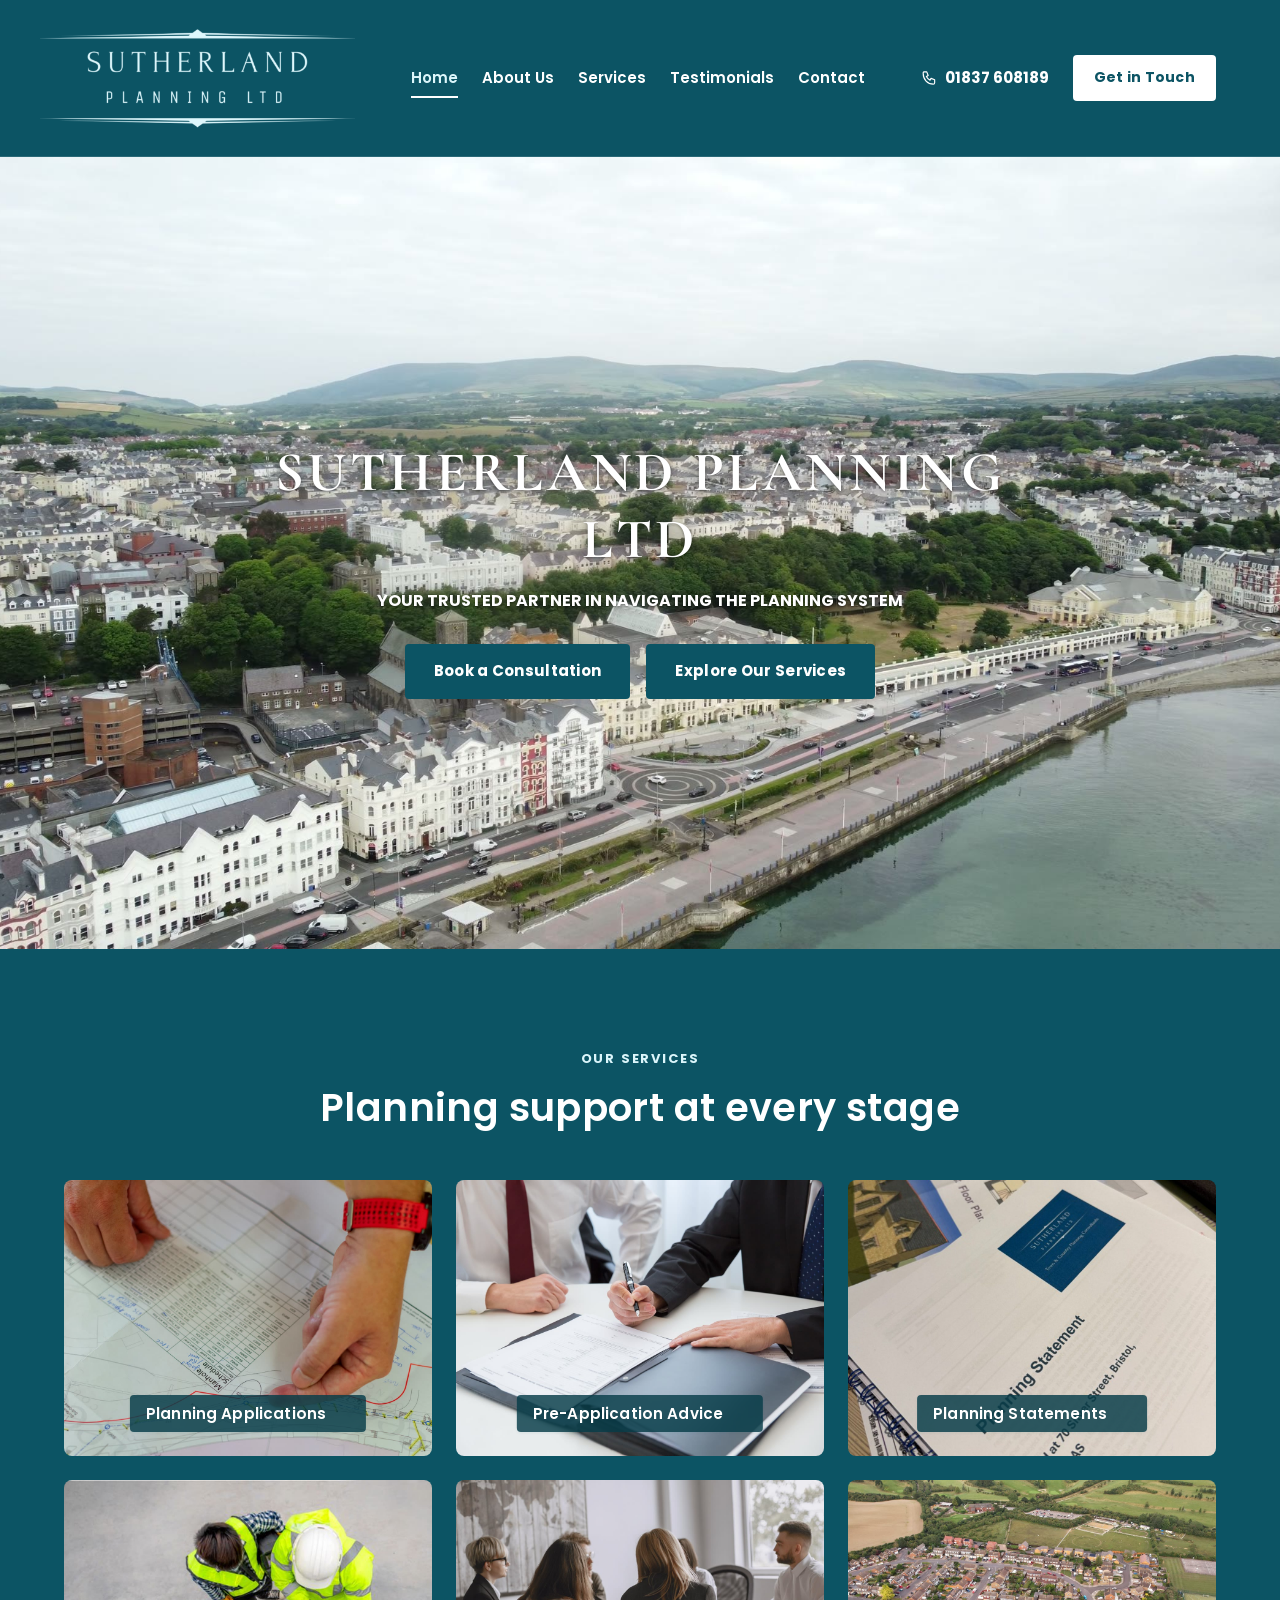
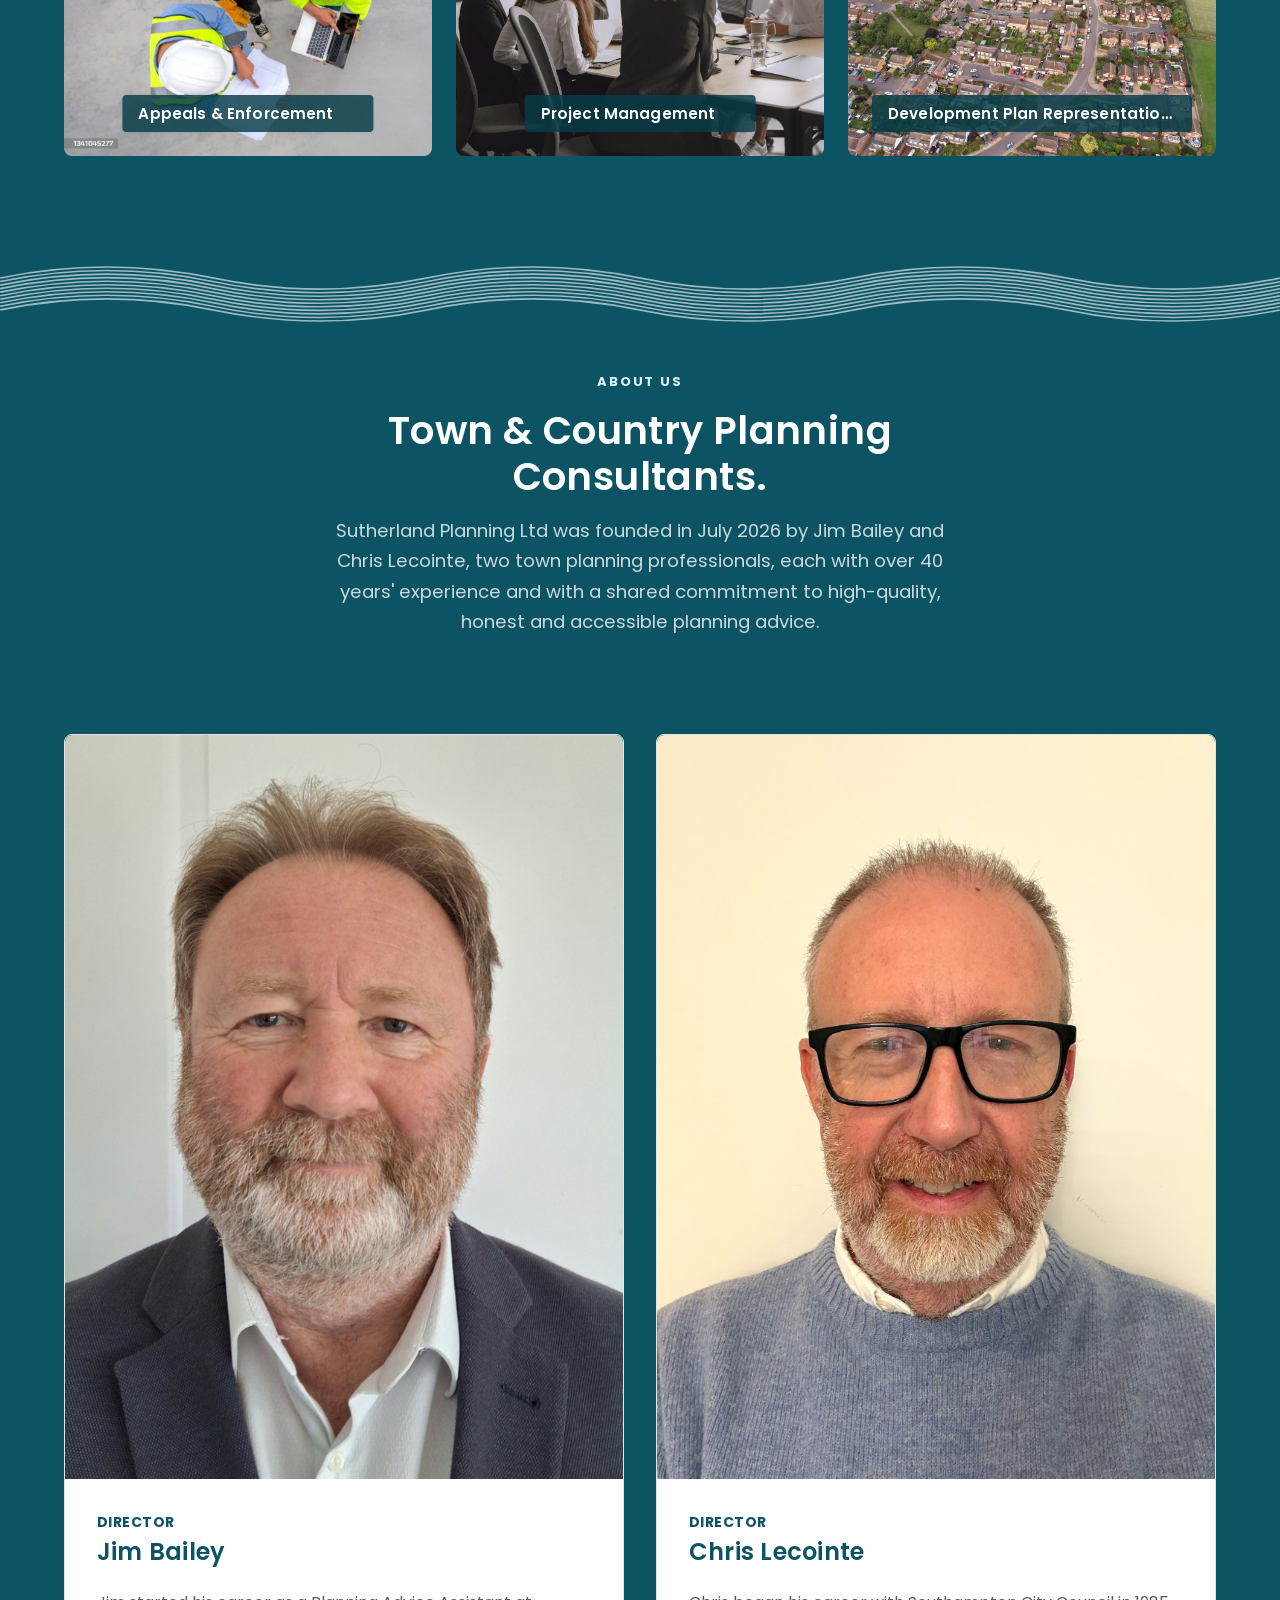
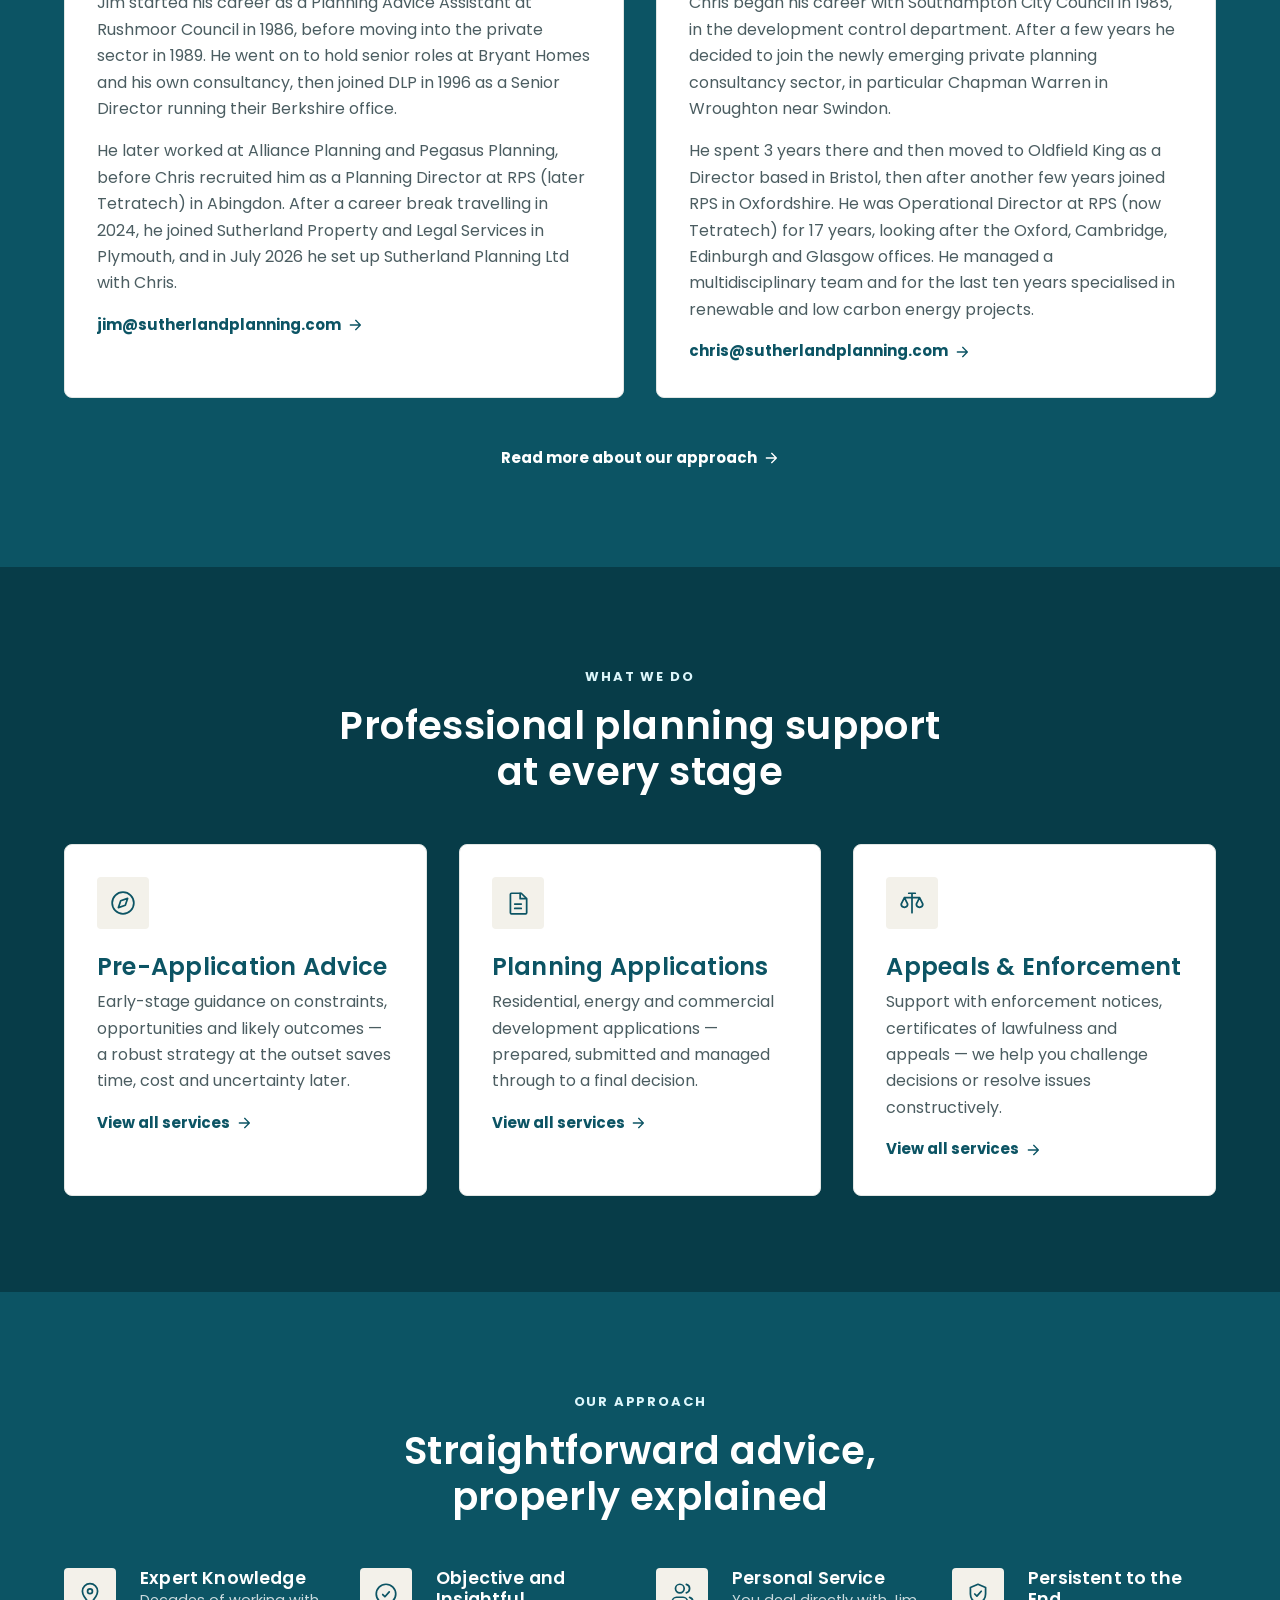
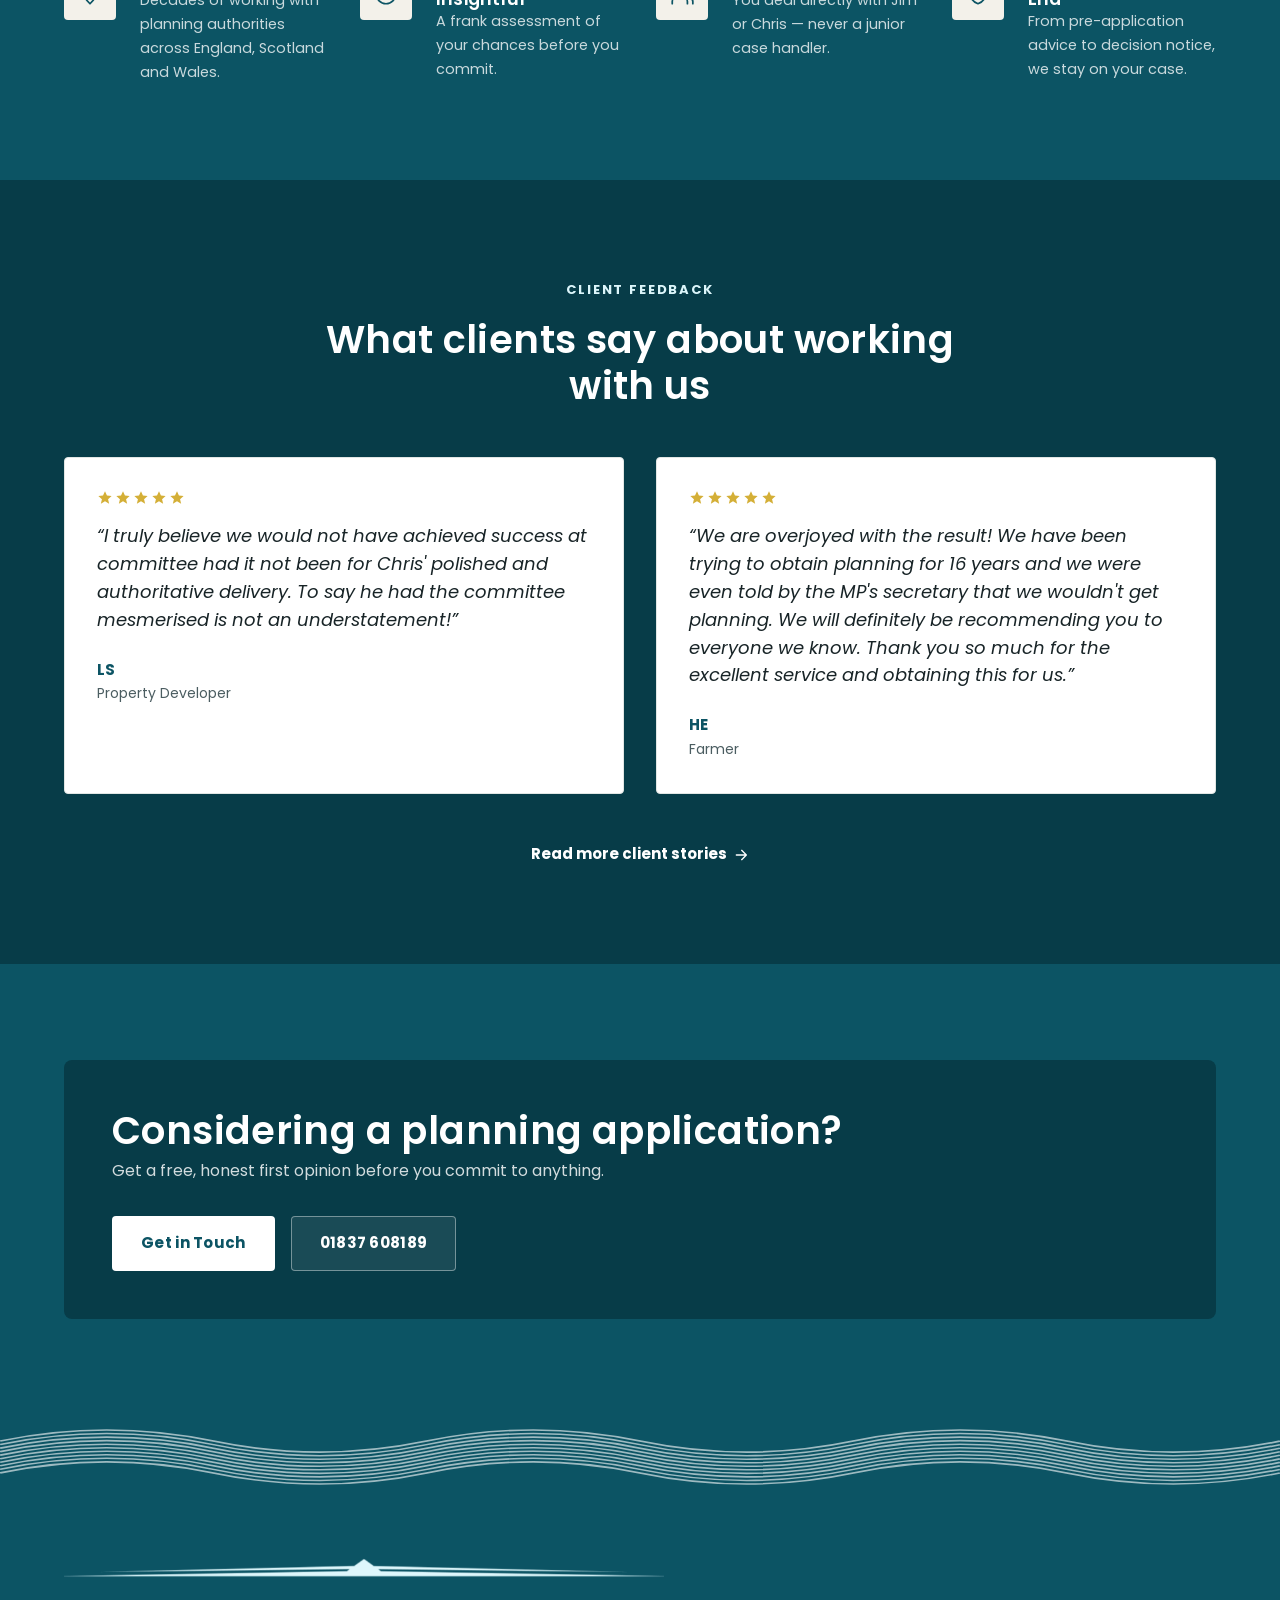
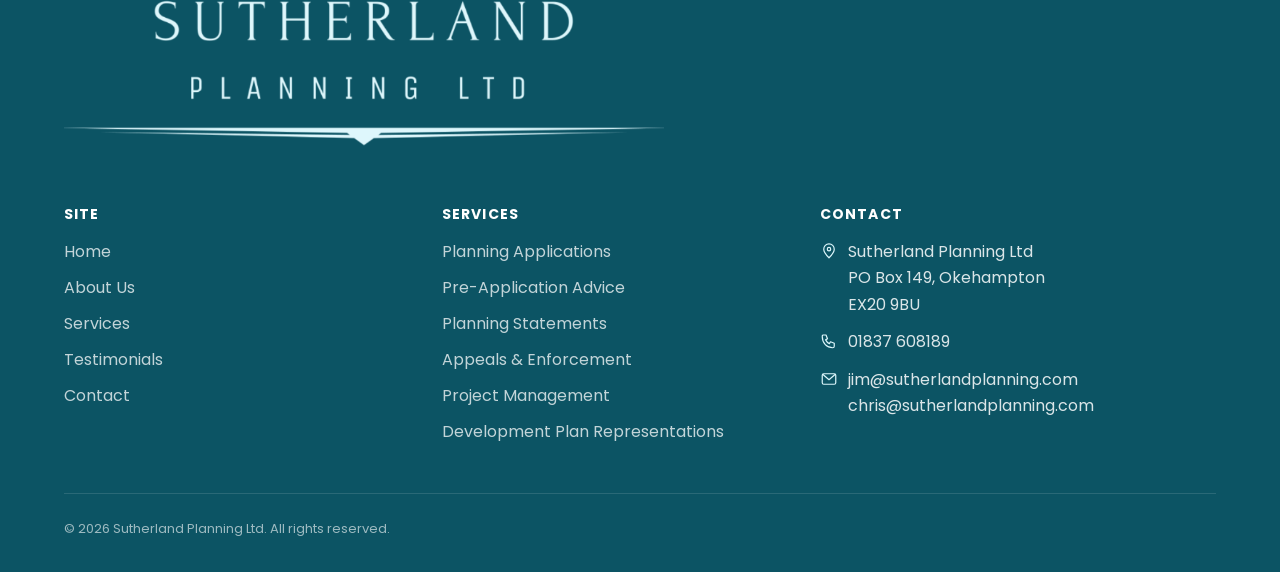
<file: index.html>
<!DOCTYPE html>
<html lang="en-GB">
<head>
<meta charset="UTF-8">
<meta name="viewport" content="width=device-width, initial-scale=1">
<title>Sutherland Planning Ltd | Town &amp; Country Planning Consultants, West of England</title>
<meta name="description" content="Sutherland Planning Ltd is a dedicated town and country planning consultancy based in the West of England, led by directors Jim Bailey and Chris Lecointe, each with over 40 years' experience.">
<link rel="canonical" href="https://sutherlandplanning.com/">
<meta property="og:type" content="website">
<meta property="og:site_name" content="Sutherland Planning Ltd">
<meta property="og:title" content="Sutherland Planning Ltd | Town &amp; Country Planning Consultants, West of England">
<meta property="og:description" content="Sutherland Planning Ltd is a dedicated town and country planning consultancy based in the West of England, led by directors Jim Bailey and Chris Lecointe, each with over 40 years' experience.">
<meta property="og:url" content="https://sutherlandplanning.com/">
<meta property="og:image" content="https://sutherlandplanning.com/assets/img/hero-poster.jpg">
<meta property="og:locale" content="en_GB">
<meta name="twitter:card" content="summary_large_image">
<meta name="twitter:title" content="Sutherland Planning Ltd | Town &amp; Country Planning Consultants, West of England">
<meta name="twitter:description" content="Sutherland Planning Ltd is a dedicated town and country planning consultancy based in the West of England, led by directors Jim Bailey and Chris Lecointe, each with over 40 years' experience.">
<meta name="twitter:image" content="https://sutherlandplanning.com/assets/img/hero-poster.jpg">
<link rel="icon" href="assets/img/logo.png">
<link rel="preconnect" href="https://fonts.googleapis.com">
<link rel="preconnect" href="https://fonts.gstatic.com" crossorigin>
<link href="https://fonts.googleapis.com/css2?family=Poppins:ital,wght@0,400;0,500;0,600;0,700;0,800;1,400;1,500&family=Cormorant+Garamond:wght@500;600;700&display=swap" rel="stylesheet">
<link rel="stylesheet" href="assets/css/style.css">
<script type="application/ld+json">
{
  "@context": "https://schema.org",
  "@type": "ProfessionalService",
  "name": "Sutherland Planning Ltd",
  "image": "https://sutherlandplanning.com/assets/img/logo.png",
  "url": "https://sutherlandplanning.com/",
  "telephone": "+441837608189",
  "email": "jim@sutherlandplanning.com",
  "address": {
    "@type": "PostalAddress",
    "postOfficeBoxNumber": "PO Box 149",
    "addressLocality": "Okehampton",
    "postalCode": "EX20 9BU",
    "addressCountry": "GB"
  },
  "areaServed": ["Devon", "Cornwall", "Somerset", "West of England"],
  "founder": [
    { "@type": "Person", "name": "Jim Bailey" },
    { "@type": "Person", "name": "Chris Lecointe" }
  ],
  "description": "Sutherland Planning Ltd is a dedicated town and country planning consultancy based in the West of England, led by directors Jim Bailey and Chris Lecointe, each with over 40 years' experience."
}
</script>
</head>
<body>
<a class="skip-link" href="#main">Skip to main content</a>

<!-- ============ HEADER ============ -->
<header class="site-header">
  <div class="container site-header__inner">
    <a class="brand" href="index.html" aria-label="Sutherland Planning Ltd — Home">
      <img src="assets/img/logo.png" alt="Sutherland Planning Ltd — Town &amp; Country Planning Consultants" width="233" height="82">
    </a>

    <nav class="nav-desktop" aria-label="Primary">
      <ul>
        <li><a href="index.html" aria-current="page">Home</a></li>
        <li><a href="about.html">About Us</a></li>
        <li><a href="services.html">Services</a></li>
        <li><a href="testimonials.html">Testimonials</a></li>
        <li><a href="contact.html">Contact</a></li>
      </ul>
    </nav>

    <div class="header-actions">
      <a class="header-phone" href="tel:+441837608189">
        <svg class="icon" viewBox="0 0 24 24" fill="none" stroke="currentColor" stroke-width="1.6" stroke-linecap="round" stroke-linejoin="round" aria-hidden="true"><path d="M4 4h4l2 5-2.5 1.5a11 11 0 0 0 5 5L14 13l5 2v4a2 2 0 0 1-2 2C9.16 21 3 14.84 3 6a2 2 0 0 1 1-2Z"/></svg>
        01837 608189
      </a>
      <a class="btn btn--accent btn--sm" href="contact.html">Get in Touch</a>
      <button class="nav-toggle" aria-label="Open menu" aria-expanded="false" aria-controls="mobile-nav">
        <svg viewBox="0 0 24 24" fill="none" stroke="currentColor" stroke-width="1.8" stroke-linecap="round" aria-hidden="true"><path d="M3 6h18M3 12h18M3 18h18"/></svg>
      </button>
    </div>
  </div>
</header>

<nav id="mobile-nav" class="mobile-nav" aria-label="Mobile">
  <ul>
    <li><a href="index.html">Home</a></li>
    <li><a href="about.html">About Us</a></li>
    <li><a href="services.html">Services</a></li>
    <li><a href="testimonials.html">Testimonials</a></li>
    <li><a href="contact.html">Contact</a></li>
  </ul>
  <div class="mobile-nav__footer">
    <a class="btn btn--accent btn--block" href="contact.html">Get in Touch</a>
    <a class="btn btn--outline btn--block" href="tel:+441837608189">Call 01837 608189</a>
  </div>
</nav>

<main id="main">

  <!-- ============ HERO ============ -->
  <section class="hero">
    <video class="hero__media" autoplay muted loop playsinline poster="assets/img/devon-poster.jpg">
      <source src="assets/video/devon.mp4" type="video/mp4">
    </video>
    <div class="container hero__content">
      <h1>Sutherland Planning Ltd</h1>
      <p class="hero__tagline">Your trusted partner in navigating the planning system</p>
      <div class="hero__actions">
        <a class="btn btn--accent" href="contact.html">Book a Consultation</a>
        <a class="btn btn--accent" href="services.html">Explore Our Services</a>
      </div>
    </div>
  </section>

  <!-- ============ OUR SERVICES ============ -->
  <section class="section">
    <div class="container">
      <div class="section-head section-head--center">
        <span class="eyebrow">Our Services</span>
        <h2>Planning support at every stage</h2>
      </div>
      <div class="service-tiles">
        <a class="service-tile" href="services.html#applications">
          <img class="service-tile__img" src="assets/img/services/planning-applications.jpg" alt="" loading="lazy">
          <h3 class="service-tile__title">Planning Applications
            <svg class="icon" viewBox="0 0 24 24" fill="none" stroke="currentColor" stroke-width="2" stroke-linecap="round" stroke-linejoin="round" aria-hidden="true"><path d="M5 12h14M13 5l7 7-7 7"/></svg>
          </h3>
        </a>
        <a class="service-tile" href="services.html#pre-application-advice">
          <img class="service-tile__img" src="assets/img/services/pre-application-advice.jpg" alt="" loading="lazy">
          <h3 class="service-tile__title">Pre-Application Advice
            <svg class="icon" viewBox="0 0 24 24" fill="none" stroke="currentColor" stroke-width="2" stroke-linecap="round" stroke-linejoin="round" aria-hidden="true"><path d="M5 12h14M13 5l7 7-7 7"/></svg>
          </h3>
        </a>
        <a class="service-tile" href="services.html#planning-statements">
          <img class="service-tile__img" src="assets/img/services/planning-statements.jpg" alt="" loading="lazy">
          <h3 class="service-tile__title">Planning Statements
            <svg class="icon" viewBox="0 0 24 24" fill="none" stroke="currentColor" stroke-width="2" stroke-linecap="round" stroke-linejoin="round" aria-hidden="true"><path d="M5 12h14M13 5l7 7-7 7"/></svg>
          </h3>
        </a>
        <a class="service-tile" href="services.html#enforcement-appeals">
          <img class="service-tile__img" src="assets/img/services/enforcement-appeals.jpg" alt="" loading="lazy">
          <h3 class="service-tile__title">Appeals &amp; Enforcement
            <svg class="icon" viewBox="0 0 24 24" fill="none" stroke="currentColor" stroke-width="2" stroke-linecap="round" stroke-linejoin="round" aria-hidden="true"><path d="M5 12h14M13 5l7 7-7 7"/></svg>
          </h3>
        </a>
        <a class="service-tile" href="services.html#project-management">
          <img class="service-tile__img" src="assets/img/services/project-management.jpg" alt="" loading="lazy">
          <h3 class="service-tile__title">Project Management
            <svg class="icon" viewBox="0 0 24 24" fill="none" stroke="currentColor" stroke-width="2" stroke-linecap="round" stroke-linejoin="round" aria-hidden="true"><path d="M5 12h14M13 5l7 7-7 7"/></svg>
          </h3>
        </a>
        <a class="service-tile" href="services.html#local-plan-representations">
          <img class="service-tile__img" src="assets/img/services/local-plan-representations.jpg" alt="" loading="lazy">
          <h3 class="service-tile__title">Development Plan Representations
            <svg class="icon" viewBox="0 0 24 24" fill="none" stroke="currentColor" stroke-width="2" stroke-linecap="round" stroke-linejoin="round" aria-hidden="true"><path d="M5 12h14M13 5l7 7-7 7"/></svg>
          </h3>
        </a>
      </div>
    </div>
  </section>

  <div class="section-divider" aria-hidden="true"></div>

  <!-- ============ INTRO / VALUE PROP ============ -->
  <section class="section" style="padding-top: var(--space-4);">
    <div class="container">
      <div class="section-head section-head--center" style="margin-bottom: var(--space-7);">
        <span class="eyebrow">About Us</span>
        <h2>Town &amp; Country Planning Consultants.</h2>
        <p style="font-size:1.15rem;">Sutherland Planning Ltd was founded in July 2026 by Jim Bailey and Chris Lecointe, two town planning professionals, each with over 40 years' experience and with a shared commitment to high-quality, honest and accessible planning advice.</p>
      </div>
      <div class="grid grid--2">
        <article class="team-card">
          <div class="team-card__photo">
            <img src="assets/img/jim.jpg" alt="Jim Bailey, Director at Sutherland Planning Ltd" loading="lazy" width="400" height="300">
          </div>
          <div class="team-card__body">
            <span class="team-card__role">Director</span>
            <h3>Jim Bailey</h3>
            <p>Jim started his career as a Planning Advice Assistant at Rushmoor Council in 1986, before moving into the private sector in 1989. He went on to hold senior roles at Bryant Homes and his own consultancy, then joined DLP in 1996 as a Senior Director running their Berkshire office.</p>
            <p>He later worked at Alliance Planning and Pegasus Planning, before Chris recruited him as a Planning Director at RPS (later Tetratech) in Abingdon. After a career break travelling in 2024, he joined Sutherland Property and Legal Services in Plymouth, and in July 2026 he set up Sutherland Planning Ltd with Chris.</p>
            <a class="card__link mt-2" href="mailto:jim@sutherlandplanning.com">
              jim@sutherlandplanning.com
              <svg class="icon" viewBox="0 0 24 24" fill="none" stroke="currentColor" stroke-width="2" stroke-linecap="round" stroke-linejoin="round" aria-hidden="true"><path d="M5 12h14M13 5l7 7-7 7"/></svg>
            </a>
          </div>
        </article>
        <article class="team-card">
          <div class="team-card__photo">
            <img src="assets/img/chris.jpg" alt="Chris Lecointe, Director at Sutherland Planning Ltd" loading="lazy" width="400" height="300">
          </div>
          <div class="team-card__body">
            <span class="team-card__role">Director</span>
            <h3>Chris Lecointe</h3>
            <p>Chris began his career with Southampton City Council in 1985, in the development control department. After a few years he decided to join the newly emerging private planning consultancy sector, in particular Chapman Warren in Wroughton near Swindon.</p>
            <p>He spent 3 years there and then moved to Oldfield King as a Director based in Bristol, then after another few years joined RPS in Oxfordshire. He was Operational Director at RPS (now Tetratech) for 17 years, looking after the Oxford, Cambridge, Edinburgh and Glasgow offices. He managed a multidisciplinary team and for the last ten years specialised in renewable and low carbon energy projects.</p>
            <a class="card__link mt-2" href="mailto:chris@sutherlandplanning.com">
              chris@sutherlandplanning.com
              <svg class="icon" viewBox="0 0 24 24" fill="none" stroke="currentColor" stroke-width="2" stroke-linecap="round" stroke-linejoin="round" aria-hidden="true"><path d="M5 12h14M13 5l7 7-7 7"/></svg>
            </a>
          </div>
        </article>
      </div>
      <p class="text-center mt-4"><a class="card__link card__link--invert" href="about.html" style="justify-content:center;">
        Read more about our approach
        <svg class="icon" viewBox="0 0 24 24" fill="none" stroke="currentColor" stroke-width="2" stroke-linecap="round" stroke-linejoin="round" aria-hidden="true"><path d="M5 12h14M13 5l7 7-7 7"/></svg>
      </a></p>
    </div>
  </section>

  <!-- ============ SERVICES OVERVIEW ============ -->
  <section class="section section--alt">
    <div class="container">
      <div class="section-head section-head--center">
        <span class="eyebrow">What We Do</span>
        <h2>Professional planning support at every stage</h2>
      </div>
      <div class="grid grid--3">
        <article class="card">
          <div class="card__icon">
            <svg class="icon" viewBox="0 0 24 24" fill="none" stroke="currentColor" stroke-width="1.6" stroke-linecap="round" stroke-linejoin="round" aria-hidden="true"><circle cx="12" cy="12" r="10"/><polygon points="16.24 7.76 14.12 14.12 7.76 16.24 9.88 9.88 16.24 7.76"/></svg>
          </div>
          <h3>Pre-Application Advice</h3>
          <p>Early-stage guidance on constraints, opportunities and likely outcomes — a robust strategy at the outset saves time, cost and uncertainty later.</p>
          <a class="card__link" href="services.html#pre-application-advice">
            View all services
            <svg class="icon" viewBox="0 0 24 24" fill="none" stroke="currentColor" stroke-width="2" stroke-linecap="round" stroke-linejoin="round" aria-hidden="true"><path d="M5 12h14M13 5l7 7-7 7"/></svg>
          </a>
        </article>
        <article class="card">
          <div class="card__icon">
            <svg class="icon" viewBox="0 0 24 24" fill="none" stroke="currentColor" stroke-width="1.6" stroke-linecap="round" stroke-linejoin="round" aria-hidden="true"><path d="M6 3h9l5 5v13a1 1 0 0 1-1 1H6a1 1 0 0 1-1-1V4a1 1 0 0 1 1-1Z"/><path d="M14 3v5h5M9 13h6M9 17h6"/></svg>
          </div>
          <h3>Planning Applications</h3>
          <p>Residential, energy and commercial development applications — prepared, submitted and managed through to a final decision.</p>
          <a class="card__link" href="services.html#applications">
            View all services
            <svg class="icon" viewBox="0 0 24 24" fill="none" stroke="currentColor" stroke-width="2" stroke-linecap="round" stroke-linejoin="round" aria-hidden="true"><path d="M5 12h14M13 5l7 7-7 7"/></svg>
          </a>
        </article>
        <article class="card">
          <div class="card__icon">
            <svg class="icon" viewBox="0 0 24 24" fill="none" stroke="currentColor" stroke-width="1.6" stroke-linecap="round" stroke-linejoin="round" aria-hidden="true"><path d="M12 3v18M5 7l-3 6a3 3 0 0 0 6 0L5 7Zm14 0l-3 6a3 3 0 0 0 6 0l-3-6ZM5 7h14M9 3h6"/></svg>
          </div>
          <h3>Appeals &amp; Enforcement</h3>
          <p>Support with enforcement notices, certificates of lawfulness and appeals — we help you challenge decisions or resolve issues constructively.</p>
          <a class="card__link" href="services.html#enforcement-appeals">
            View all services
            <svg class="icon" viewBox="0 0 24 24" fill="none" stroke="currentColor" stroke-width="2" stroke-linecap="round" stroke-linejoin="round" aria-hidden="true"><path d="M5 12h14M13 5l7 7-7 7"/></svg>
          </a>
        </article>
      </div>
    </div>
  </section>

  <!-- ============ APPROACH ============ -->
  <section class="section">
    <div class="container">
      <div class="section-head section-head--center">
        <span class="eyebrow">Our Approach</span>
        <h2>Straightforward advice, properly explained</h2>
      </div>
      <div class="grid grid--4">
        <div class="value-item">
          <div class="card__icon">
            <svg class="icon" viewBox="0 0 24 24" fill="none" stroke="currentColor" stroke-width="1.6" stroke-linecap="round" stroke-linejoin="round" aria-hidden="true"><path d="M12 21c4-4 7-7.5 7-11.5A7 7 0 0 0 5 9.5C5 13.5 8 17 12 21Z"/><circle cx="12" cy="9.5" r="2.25"/></svg>
          </div>
          <div>
            <h3 style="font-size:1.1rem;">Expert Knowledge</h3>
            <p style="font-size:0.9rem;">Decades of working with planning authorities across England, Scotland and Wales.</p>
          </div>
        </div>
        <div class="value-item">
          <div class="card__icon">
            <svg class="icon" viewBox="0 0 24 24" fill="none" stroke="currentColor" stroke-width="1.6" stroke-linecap="round" stroke-linejoin="round" aria-hidden="true"><path d="M9 12.5l2 2 4-4.5"/><circle cx="12" cy="12" r="9"/></svg>
          </div>
          <div>
            <h3 style="font-size:1.1rem;">Objective and Insightful</h3>
            <p style="font-size:0.9rem;">A frank assessment of your chances before you commit.</p>
          </div>
        </div>
        <div class="value-item">
          <div class="card__icon">
            <svg class="icon" viewBox="0 0 24 24" fill="none" stroke="currentColor" stroke-width="1.6" stroke-linecap="round" stroke-linejoin="round" aria-hidden="true"><path d="M17 21v-2a4 4 0 0 0-4-4H7a4 4 0 0 0-4 4v2"/><circle cx="10" cy="7" r="4"/><path d="M22 21v-2a4 4 0 0 0-3-3.87M16 3.13a4 4 0 0 1 0 7.75"/></svg>
          </div>
          <div>
            <h3 style="font-size:1.1rem;">Personal Service</h3>
            <p style="font-size:0.9rem;">You deal directly with Jim or Chris — never a junior case handler.</p>
          </div>
        </div>
        <div class="value-item">
          <div class="card__icon">
            <svg class="icon" viewBox="0 0 24 24" fill="none" stroke="currentColor" stroke-width="1.6" stroke-linecap="round" stroke-linejoin="round" aria-hidden="true"><path d="M12 3l7 3v6c0 4.5-3 7.5-7 9-4-1.5-7-4.5-7-9V6l7-3Z"/><path d="M9 12l2 2 4-4.5"/></svg>
          </div>
          <div>
            <h3 style="font-size:1.1rem;">Persistent to the End</h3>
            <p style="font-size:0.9rem;">From pre-application advice to decision notice, we stay on your case.</p>
          </div>
        </div>
      </div>
    </div>
  </section>

  <!-- ============ TESTIMONIALS PREVIEW ============ -->
  <section class="section section--alt">
    <div class="container">
      <div class="section-head section-head--center">
        <span class="eyebrow">Client Feedback</span>
        <h2>What clients say about working with us</h2>
      </div>
      <div class="grid grid--2">
        <div class="testimonial">
          <div class="stars" aria-hidden="true">
            <svg class="icon" viewBox="0 0 24 24" fill="currentColor"><path d="M12 2l2.9 6.4 7 .7-5.3 4.7 1.6 6.9L12 17l-6.2 3.7 1.6-6.9L2 9.1l7-.7L12 2z"/></svg>
            <svg class="icon" viewBox="0 0 24 24" fill="currentColor"><path d="M12 2l2.9 6.4 7 .7-5.3 4.7 1.6 6.9L12 17l-6.2 3.7 1.6-6.9L2 9.1l7-.7L12 2z"/></svg>
            <svg class="icon" viewBox="0 0 24 24" fill="currentColor"><path d="M12 2l2.9 6.4 7 .7-5.3 4.7 1.6 6.9L12 17l-6.2 3.7 1.6-6.9L2 9.1l7-.7L12 2z"/></svg>
            <svg class="icon" viewBox="0 0 24 24" fill="currentColor"><path d="M12 2l2.9 6.4 7 .7-5.3 4.7 1.6 6.9L12 17l-6.2 3.7 1.6-6.9L2 9.1l7-.7L12 2z"/></svg>
            <svg class="icon" viewBox="0 0 24 24" fill="currentColor"><path d="M12 2l2.9 6.4 7 .7-5.3 4.7 1.6 6.9L12 17l-6.2 3.7 1.6-6.9L2 9.1l7-.7L12 2z"/></svg>
          </div>
          <blockquote>&ldquo;I truly believe we would not have achieved success at committee had it not been for Chris' polished and authoritative delivery. To say he had the committee mesmerised is not an understatement!&rdquo;</blockquote>
          <cite>LS <span>Property Developer</span></cite>
        </div>
        <div class="testimonial">
          <div class="stars" aria-hidden="true">
            <svg class="icon" viewBox="0 0 24 24" fill="currentColor"><path d="M12 2l2.9 6.4 7 .7-5.3 4.7 1.6 6.9L12 17l-6.2 3.7 1.6-6.9L2 9.1l7-.7L12 2z"/></svg>
            <svg class="icon" viewBox="0 0 24 24" fill="currentColor"><path d="M12 2l2.9 6.4 7 .7-5.3 4.7 1.6 6.9L12 17l-6.2 3.7 1.6-6.9L2 9.1l7-.7L12 2z"/></svg>
            <svg class="icon" viewBox="0 0 24 24" fill="currentColor"><path d="M12 2l2.9 6.4 7 .7-5.3 4.7 1.6 6.9L12 17l-6.2 3.7 1.6-6.9L2 9.1l7-.7L12 2z"/></svg>
            <svg class="icon" viewBox="0 0 24 24" fill="currentColor"><path d="M12 2l2.9 6.4 7 .7-5.3 4.7 1.6 6.9L12 17l-6.2 3.7 1.6-6.9L2 9.1l7-.7L12 2z"/></svg>
            <svg class="icon" viewBox="0 0 24 24" fill="currentColor"><path d="M12 2l2.9 6.4 7 .7-5.3 4.7 1.6 6.9L12 17l-6.2 3.7 1.6-6.9L2 9.1l7-.7L12 2z"/></svg>
          </div>
          <blockquote>&ldquo;We are overjoyed with the result! We have been trying to obtain planning for 16 years and we were even told by the MP's secretary that we wouldn't get planning. We will definitely be recommending you to everyone we know. Thank you so much for the excellent service and obtaining this for us.&rdquo;</blockquote>
          <cite>HE <span>Farmer</span></cite>
        </div>
      </div>
      <p class="text-center mt-4"><a class="card__link card__link--invert" href="testimonials.html" style="justify-content:center;">
        Read more client stories
        <svg class="icon" viewBox="0 0 24 24" fill="none" stroke="currentColor" stroke-width="2" stroke-linecap="round" stroke-linejoin="round" aria-hidden="true"><path d="M5 12h14M13 5l7 7-7 7"/></svg>
      </a></p>
    </div>
  </section>

  <!-- ============ CTA BAND ============ -->
  <section class="section">
    <div class="container">
      <div class="cta-band">
        <div>
          <h2>Considering a planning application?</h2>
          <p>Get a free, honest first opinion before you commit to anything.</p>
        </div>
        <div class="cta-band__actions">
          <a class="btn btn--accent btn--cta-white" href="contact.html">Get in Touch</a>
          <span class="btn btn--ghost-light">01837 608189</span>
        </div>
      </div>
    </div>
  </section>

</main>

<!-- ============ FOOTER ============ -->
<footer class="site-footer">
  <div class="container">
    <div class="footer-brand">
      <img src="assets/img/logo-footer.png" alt="Sutherland Planning Ltd">
    </div>
    <div class="footer-grid">
      <div>
        <h4>Site</h4>
        <div class="footer-links">
          <a href="index.html">Home</a>
          <a href="about.html">About Us</a>
          <a href="services.html">Services</a>
          <a href="testimonials.html">Testimonials</a>
          <a href="contact.html">Contact</a>
        </div>
      </div>
      <div>
        <h4>Services</h4>
        <div class="footer-links">
          <a href="services.html#applications">Planning Applications</a>
          <a href="services.html#pre-application-advice">Pre-Application Advice</a>
          <a href="services.html#planning-statements">Planning Statements</a>
          <a href="services.html#enforcement-appeals">Appeals &amp; Enforcement</a>
          <a href="services.html#project-management">Project Management</a>
          <a href="services.html#local-plan-representations">Development Plan Representations</a>
        </div>
      </div>
      <div>
        <h4>Contact</h4>
        <div class="footer-contact">
          <div class="item">
            <svg class="icon" viewBox="0 0 24 24" fill="none" stroke="currentColor" stroke-width="1.6" stroke-linecap="round" stroke-linejoin="round" aria-hidden="true"><path d="M12 21c4-4 7-7.5 7-11.5A7 7 0 0 0 5 9.5C5 13.5 8 17 12 21Z"/><circle cx="12" cy="9.5" r="2.25"/></svg>
            <span>Sutherland Planning Ltd<br>PO Box 149, Okehampton<br>EX20 9BU</span>
          </div>
          <div class="item">
            <svg class="icon" viewBox="0 0 24 24" fill="none" stroke="currentColor" stroke-width="1.6" stroke-linecap="round" stroke-linejoin="round" aria-hidden="true"><path d="M4 4h4l2 5-2.5 1.5a11 11 0 0 0 5 5L14 13l5 2v4a2 2 0 0 1-2 2C9.16 21 3 14.84 3 6a2 2 0 0 1 1-2Z"/></svg>
            <a href="tel:+441837608189">01837 608189</a>
          </div>
          <div class="item">
            <svg class="icon" viewBox="0 0 24 24" fill="none" stroke="currentColor" stroke-width="1.6" stroke-linecap="round" stroke-linejoin="round" aria-hidden="true"><rect x="3" y="5" width="18" height="14" rx="2"/><path d="m4 6 8 7 8-7"/></svg>
            <span><a href="mailto:jim@sutherlandplanning.com">jim@sutherlandplanning.com</a><br><a href="mailto:chris@sutherlandplanning.com">chris@sutherlandplanning.com</a></span>
          </div>
        </div>
      </div>
    </div>
    <div class="footer-bottom">
      <span>&copy; <span data-current-year>2026</span> Sutherland Planning Ltd. All rights reserved.</span>
    </div>
  </div>
</footer>

<script src="assets/js/main.js"></script>
</body>
</html>
</file>
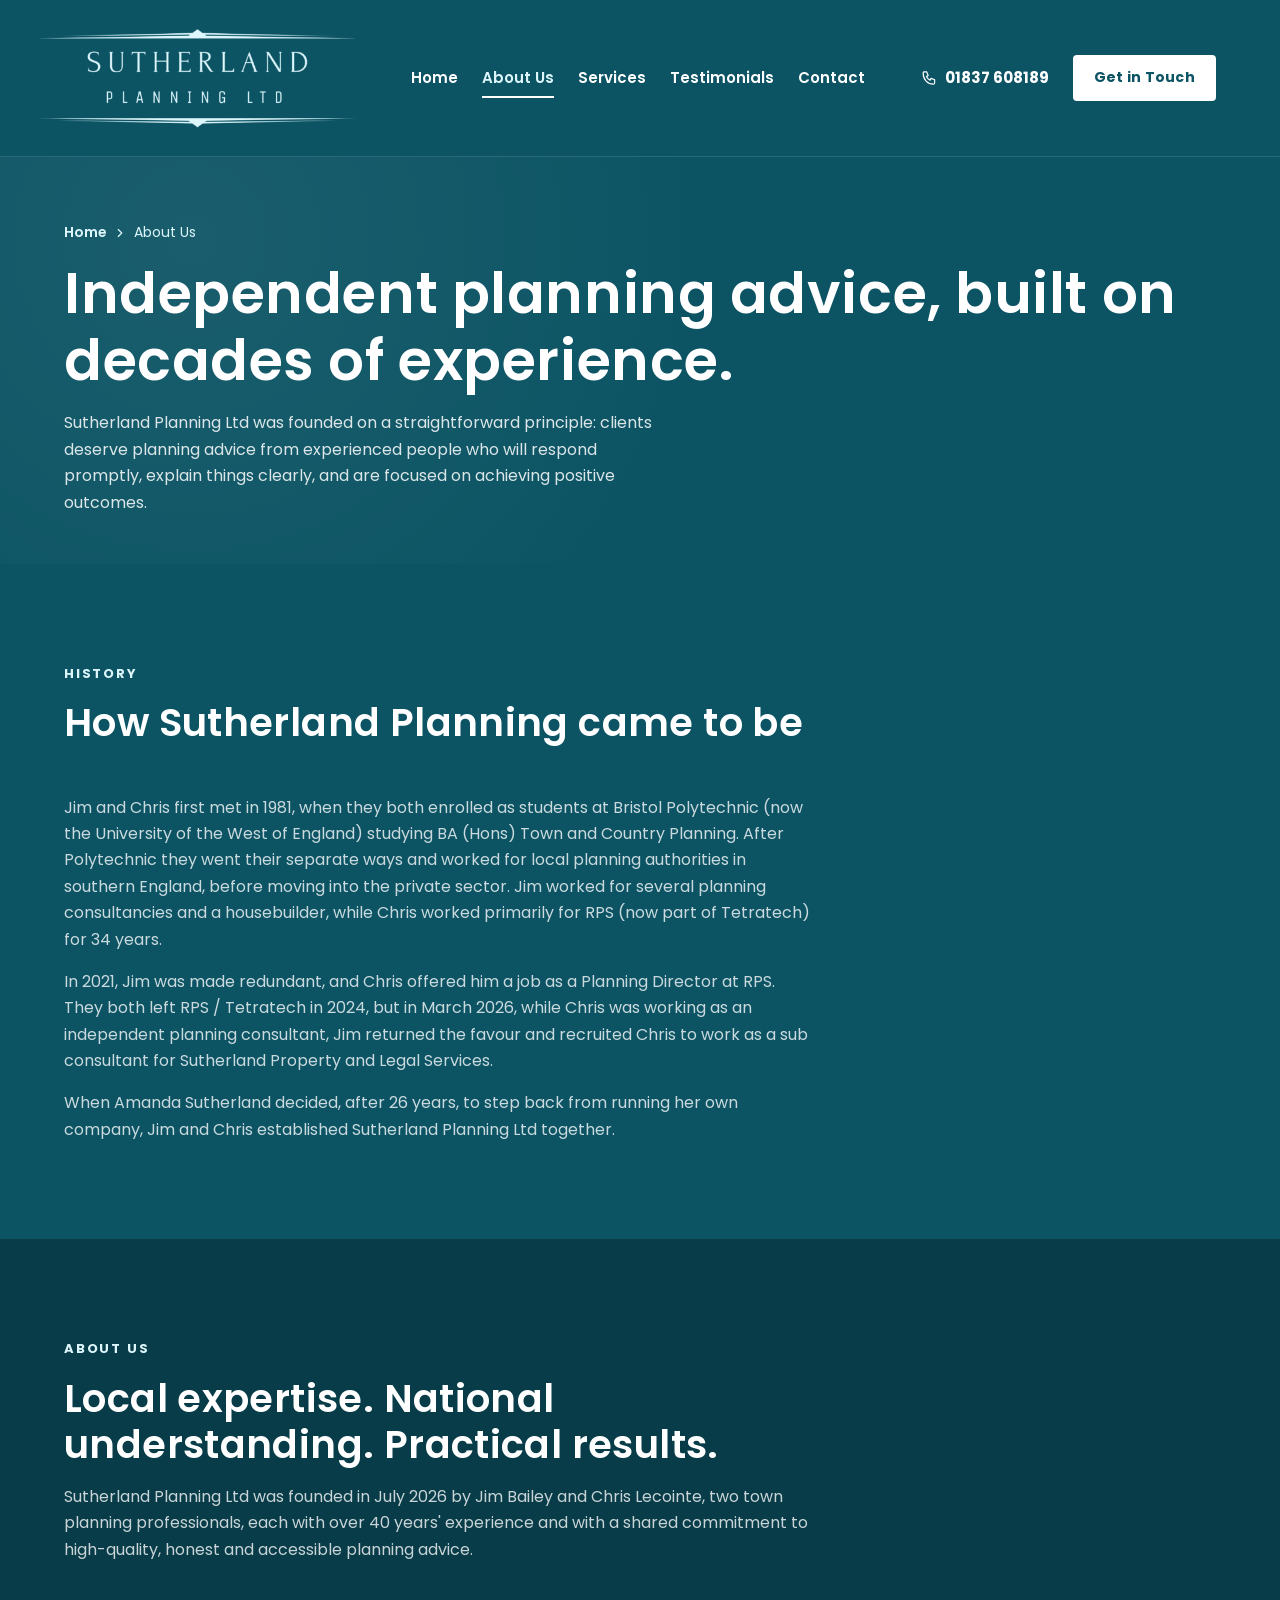
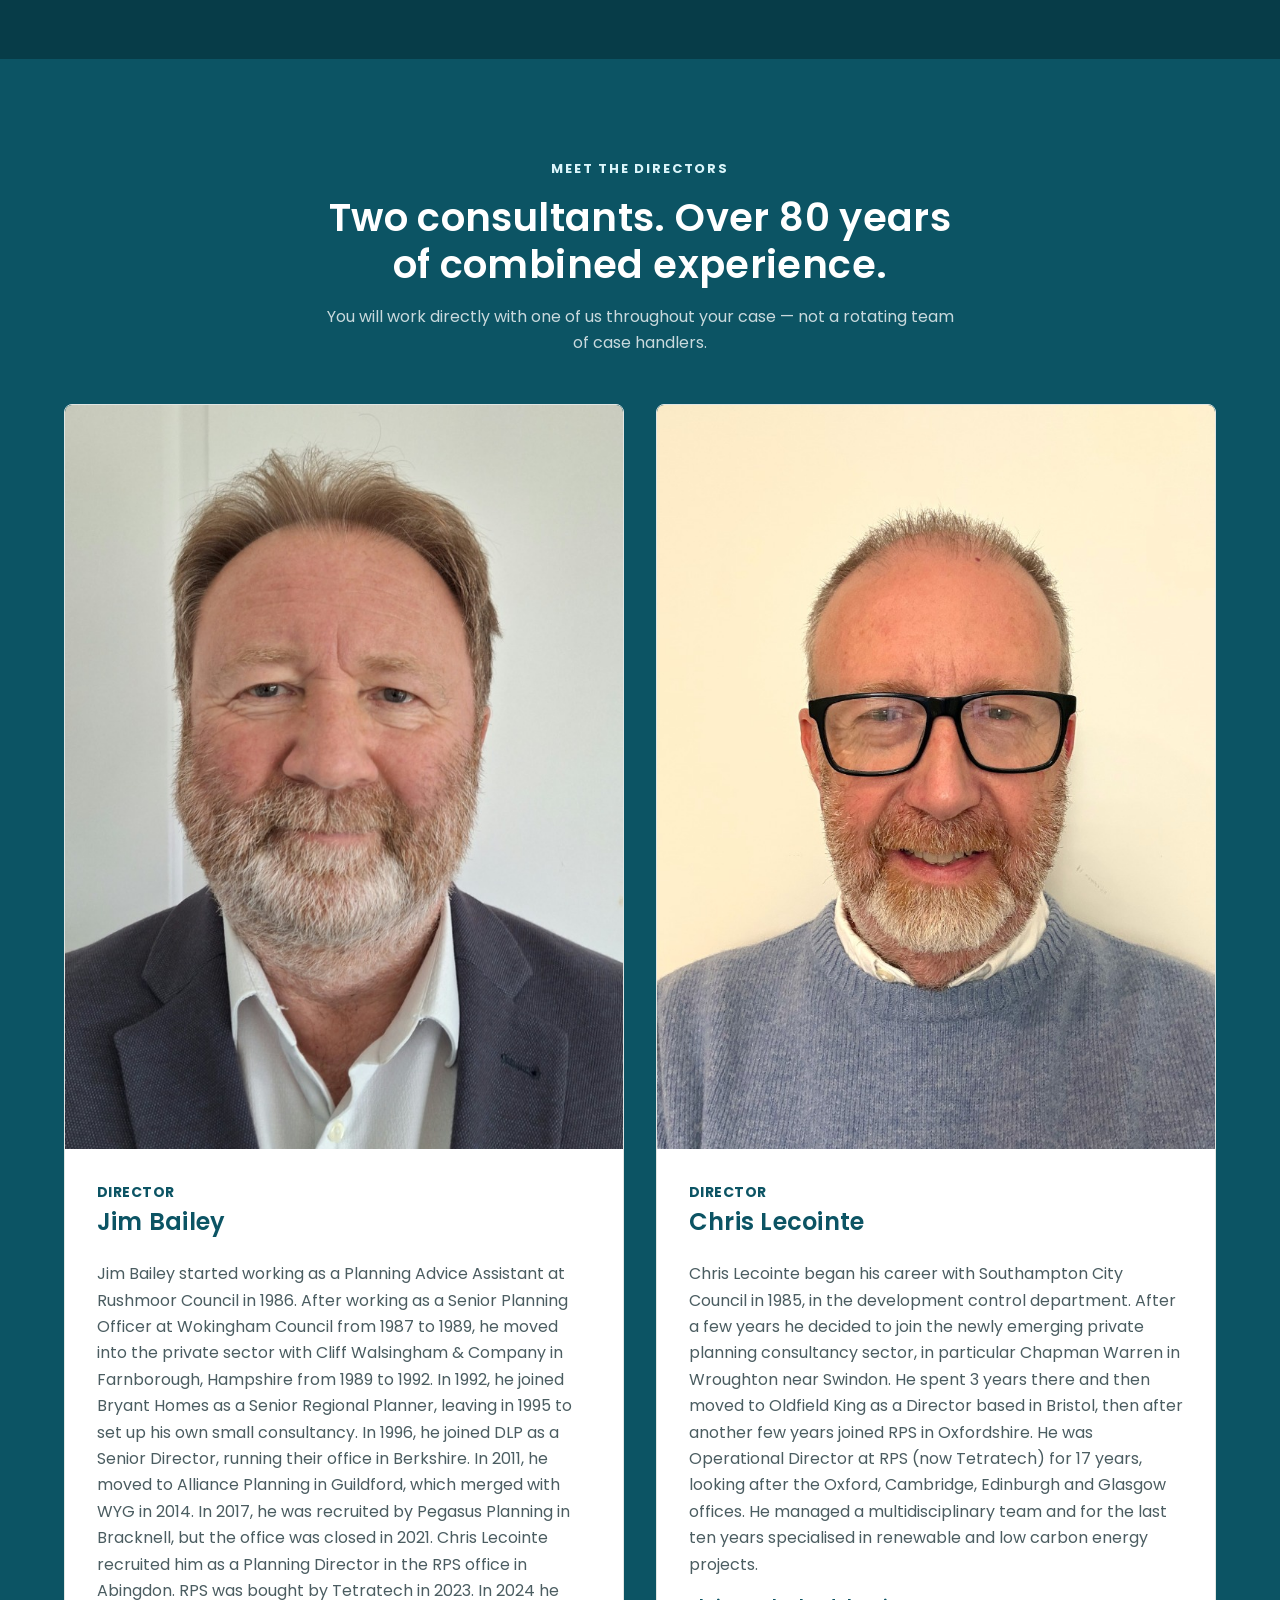
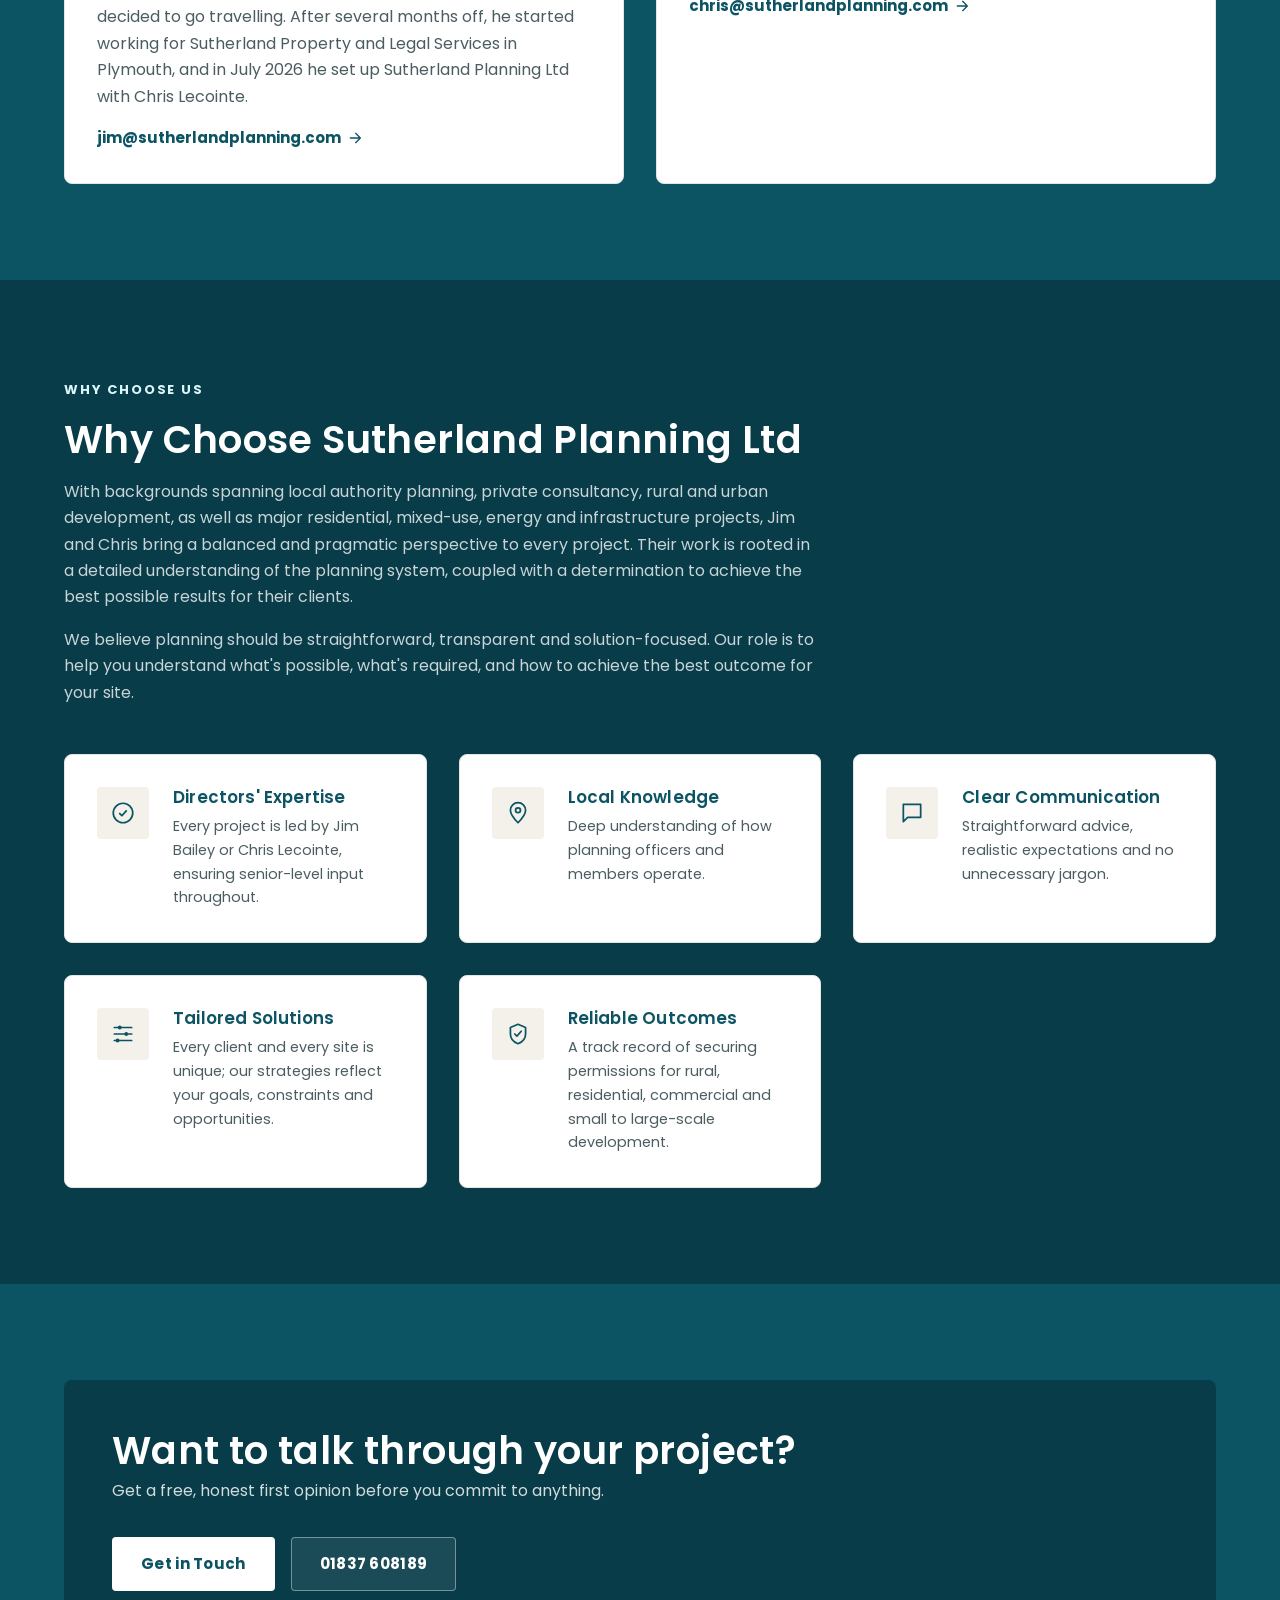
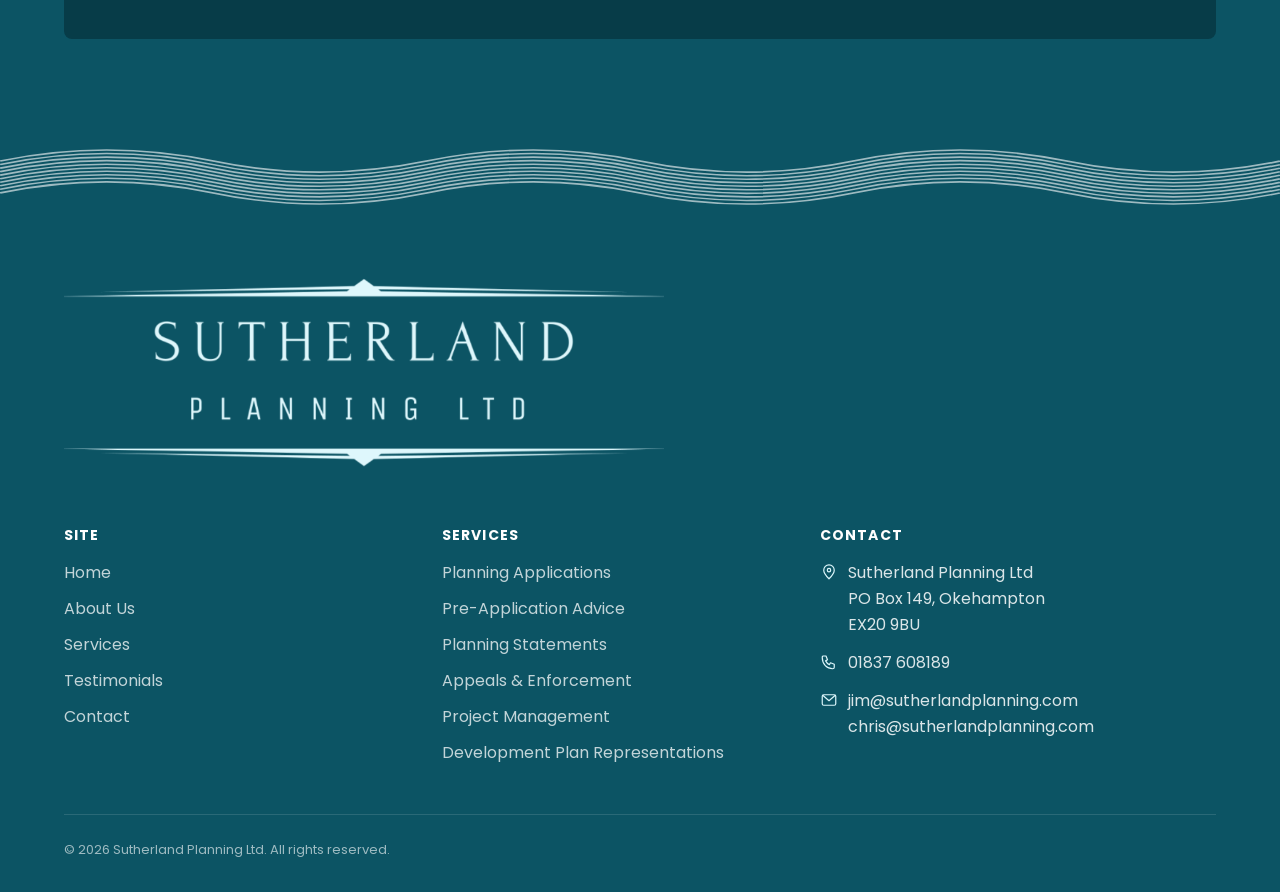
<file: about.html>
<!DOCTYPE html>
<html lang="en-GB">
<head>
<meta charset="UTF-8">
<meta name="viewport" content="width=device-width, initial-scale=1">
<title>About Us | Sutherland Planning Ltd</title>
<meta name="description" content="Meet Sutherland Planning Ltd, founded by directors Jim Bailey and Chris Lecointe — town and country planning consultants with over 80 years of combined experience.">
<link rel="canonical" href="https://sutherlandplanning.com/about.html">
<meta property="og:type" content="website">
<meta property="og:site_name" content="Sutherland Planning Ltd">
<meta property="og:title" content="About Us | Sutherland Planning Ltd">
<meta property="og:description" content="Meet Sutherland Planning Ltd, founded by directors Jim Bailey and Chris Lecointe — town and country planning consultants with over 80 years of combined experience.">
<meta property="og:url" content="https://sutherlandplanning.com/about.html">
<meta property="og:image" content="https://sutherlandplanning.com/assets/img/hero-poster.jpg">
<meta property="og:locale" content="en_GB">
<meta name="twitter:card" content="summary_large_image">
<meta name="twitter:title" content="About Us | Sutherland Planning Ltd">
<meta name="twitter:description" content="Meet Sutherland Planning Ltd, founded by directors Jim Bailey and Chris Lecointe — town and country planning consultants with over 80 years of combined experience.">
<meta name="twitter:image" content="https://sutherlandplanning.com/assets/img/hero-poster.jpg">
<link rel="icon" href="assets/img/logo.png">
<link rel="preconnect" href="https://fonts.googleapis.com">
<link rel="preconnect" href="https://fonts.gstatic.com" crossorigin>
<link href="https://fonts.googleapis.com/css2?family=Poppins:ital,wght@0,400;0,500;0,600;0,700;0,800;1,400;1,500&display=swap" rel="stylesheet">
<link rel="stylesheet" href="assets/css/style.css">
</head>
<body>
<a class="skip-link" href="#main">Skip to main content</a>

<header class="site-header">
  <div class="container site-header__inner">
    <a class="brand" href="index.html" aria-label="Sutherland Planning Ltd — Home">
      <img src="assets/img/logo.png" alt="Sutherland Planning Ltd — Town &amp; Country Planning Consultants" width="233" height="82">
    </a>
    <nav class="nav-desktop" aria-label="Primary">
      <ul>
        <li><a href="index.html">Home</a></li>
        <li><a href="about.html" aria-current="page">About Us</a></li>
        <li><a href="services.html">Services</a></li>
        <li><a href="testimonials.html">Testimonials</a></li>
        <li><a href="contact.html">Contact</a></li>
      </ul>
    </nav>
    <div class="header-actions">
      <a class="header-phone" href="tel:+441837608189">
        <svg class="icon" viewBox="0 0 24 24" fill="none" stroke="currentColor" stroke-width="1.6" stroke-linecap="round" stroke-linejoin="round" aria-hidden="true"><path d="M4 4h4l2 5-2.5 1.5a11 11 0 0 0 5 5L14 13l5 2v4a2 2 0 0 1-2 2C9.16 21 3 14.84 3 6a2 2 0 0 1 1-2Z"/></svg>
        01837 608189
      </a>
      <a class="btn btn--accent btn--sm" href="contact.html">Get in Touch</a>
      <button class="nav-toggle" aria-label="Open menu" aria-expanded="false" aria-controls="mobile-nav">
        <svg viewBox="0 0 24 24" fill="none" stroke="currentColor" stroke-width="1.8" stroke-linecap="round" aria-hidden="true"><path d="M3 6h18M3 12h18M3 18h18"/></svg>
      </button>
    </div>
  </div>
</header>

<nav id="mobile-nav" class="mobile-nav" aria-label="Mobile">
  <ul>
    <li><a href="index.html">Home</a></li>
    <li><a href="about.html">About Us</a></li>
    <li><a href="services.html">Services</a></li>
    <li><a href="testimonials.html">Testimonials</a></li>
    <li><a href="contact.html">Contact</a></li>
  </ul>
  <div class="mobile-nav__footer">
    <a class="btn btn--accent btn--block" href="contact.html">Get in Touch</a>
    <a class="btn btn--outline btn--block" href="tel:+441837608189">Call 01837 608189</a>
  </div>
</nav>

<main id="main">

  <section class="page-banner">
    <div class="container">
      <div class="breadcrumb">
        <a href="index.html">Home</a>
        <svg class="icon" style="width:14px;height:14px;" viewBox="0 0 24 24" fill="none" stroke="currentColor" stroke-width="2" stroke-linecap="round" stroke-linejoin="round" aria-hidden="true"><path d="m9 6 6 6-6 6"/></svg>
        <span>About Us</span>
      </div>
      <h1>Independent planning advice, built on decades of experience.</h1>
      <p>Sutherland Planning Ltd was founded on a straightforward principle: clients deserve planning advice from experienced people who will respond promptly, explain things clearly, and are focused on achieving positive outcomes.</p>
    </div>
  </section>

  <!-- ============ HISTORY ============ -->
  <section class="section">
    <div class="container">
      <div class="section-head" style="max-width:75ch;">
        <span class="eyebrow">History</span>
        <h2>How Sutherland Planning came to be</h2>
      </div>
      <div class="flow-content" style="max-width:75ch;">
        <p>Jim and Chris first met in 1981, when they both enrolled as students at Bristol Polytechnic (now the University of the West of England) studying BA (Hons) Town and Country Planning. After Polytechnic they went their separate ways and worked for local planning authorities in southern England, before moving into the private sector. Jim worked for several planning consultancies and a housebuilder, while Chris worked primarily for RPS (now part of Tetratech) for 34 years.</p>
        <p>In 2021, Jim was made redundant, and Chris offered him a job as a Planning Director at RPS. They both left RPS / Tetratech in 2024, but in March 2026, while Chris was working as an independent planning consultant, Jim returned the favour and recruited Chris to work as a sub consultant for Sutherland Property and Legal Services.</p>
        <p>When Amanda Sutherland decided, after 26 years, to step back from running her own company, Jim and Chris established Sutherland Planning Ltd together.</p>
      </div>
    </div>
  </section>

  <!-- ============ ABOUT US ============ -->
  <section class="section section--alt">
    <div class="container">
      <div class="section-head" style="max-width:75ch; margin-bottom:0;">
        <span class="eyebrow">About Us</span>
        <h2>Local expertise. National understanding. Practical results.</h2>
        <p>Sutherland Planning Ltd was founded in July 2026 by Jim Bailey and Chris Lecointe, two town planning professionals, each with over 40 years' experience and with a shared commitment to high-quality, honest and accessible planning advice.</p>
      </div>
    </div>
  </section>

  <!-- ============ TEAM ============ -->
  <section class="section">
    <div class="container">
      <div class="section-head section-head--center">
        <span class="eyebrow">Meet the Directors</span>
        <h2>Two consultants. Over 80 years of combined experience.</h2>
        <p>You will work directly with one of us throughout your case — not a rotating team of case handlers.</p>
      </div>
      <div class="grid grid--2">
        <article class="team-card">
          <div class="team-card__photo">
            <img src="assets/img/jim.jpg" alt="Jim Bailey, Director at Sutherland Planning Ltd" loading="lazy" width="400" height="300">
          </div>
          <div class="team-card__body">
            <span class="team-card__role">Director</span>
            <h3>Jim Bailey</h3>
            <p>Jim Bailey started working as a Planning Advice Assistant at Rushmoor Council in 1986. After working as a Senior Planning Officer at Wokingham Council from 1987 to 1989, he moved into the private sector with Cliff Walsingham &amp; Company in Farnborough, Hampshire from 1989 to 1992. In 1992, he joined Bryant Homes as a Senior Regional Planner, leaving in 1995 to set up his own small consultancy. In 1996, he joined DLP as a Senior Director, running their office in Berkshire. In 2011, he moved to Alliance Planning in Guildford, which merged with WYG in 2014. In 2017, he was recruited by Pegasus Planning in Bracknell, but the office was closed in 2021. Chris Lecointe recruited him as a Planning Director in the RPS office in Abingdon. RPS was bought by Tetratech in 2023. In 2024 he decided to go travelling. After several months off, he started working for Sutherland Property and Legal Services in Plymouth, and in July 2026 he set up Sutherland Planning Ltd with Chris Lecointe.</p>
            <a class="card__link mt-2" href="mailto:jim@sutherlandplanning.com">
              jim@sutherlandplanning.com
              <svg class="icon" viewBox="0 0 24 24" fill="none" stroke="currentColor" stroke-width="2" stroke-linecap="round" stroke-linejoin="round" aria-hidden="true"><path d="M5 12h14M13 5l7 7-7 7"/></svg>
            </a>
          </div>
        </article>
        <article class="team-card">
          <div class="team-card__photo">
            <img src="assets/img/chris.jpg" alt="Chris Lecointe, Director at Sutherland Planning Ltd" loading="lazy" width="400" height="300">
          </div>
          <div class="team-card__body">
            <span class="team-card__role">Director</span>
            <h3>Chris Lecointe</h3>
            <p>Chris Lecointe began his career with Southampton City Council in 1985, in the development control department. After a few years he decided to join the newly emerging private planning consultancy sector, in particular Chapman Warren in Wroughton near Swindon. He spent 3 years there and then moved to Oldfield King as a Director based in Bristol, then after another few years joined RPS in Oxfordshire. He was Operational Director at RPS (now Tetratech) for 17 years, looking after the Oxford, Cambridge, Edinburgh and Glasgow offices. He managed a multidisciplinary team and for the last ten years specialised in renewable and low carbon energy projects.</p>
            <a class="card__link mt-2" href="mailto:chris@sutherlandplanning.com">
              chris@sutherlandplanning.com
              <svg class="icon" viewBox="0 0 24 24" fill="none" stroke="currentColor" stroke-width="2" stroke-linecap="round" stroke-linejoin="round" aria-hidden="true"><path d="M5 12h14M13 5l7 7-7 7"/></svg>
            </a>
          </div>
        </article>
      </div>
    </div>
  </section>

  <!-- ============ WHY CHOOSE US ============ -->
  <section class="section section--alt">
    <div class="container">
      <div class="section-head" style="max-width:75ch;">
        <span class="eyebrow">Why Choose Us</span>
        <h2>Why Choose Sutherland Planning Ltd</h2>
        <p>With backgrounds spanning local authority planning, private consultancy, rural and urban development, as well as major residential, mixed-use, energy and infrastructure projects, Jim and Chris bring a balanced and pragmatic perspective to every project. Their work is rooted in a detailed understanding of the planning system, coupled with a determination to achieve the best possible results for their clients.</p>
        <p>We believe planning should be straightforward, transparent and solution-focused. Our role is to help you understand what's possible, what's required, and how to achieve the best outcome for your site.</p>
      </div>
      <div class="grid grid--3">
        <div class="value-item card" style="flex-direction:row;">
          <div class="card__icon">
            <svg class="icon" viewBox="0 0 24 24" fill="none" stroke="currentColor" stroke-width="1.6" stroke-linecap="round" stroke-linejoin="round" aria-hidden="true"><path d="M9 12.5l2 2 4-4.5"/><circle cx="12" cy="12" r="9"/></svg>
          </div>
          <div>
            <h3 style="font-size:1.05rem;">Directors' Expertise</h3>
            <p style="font-size:0.9rem;">Every project is led by Jim Bailey or Chris Lecointe, ensuring senior-level input throughout.</p>
          </div>
        </div>
        <div class="value-item card" style="flex-direction:row;">
          <div class="card__icon">
            <svg class="icon" viewBox="0 0 24 24" fill="none" stroke="currentColor" stroke-width="1.6" stroke-linecap="round" stroke-linejoin="round" aria-hidden="true"><path d="M12 21c4-4 7-7.5 7-11.5A7 7 0 0 0 5 9.5C5 13.5 8 17 12 21Z"/><circle cx="12" cy="9.5" r="2.25"/></svg>
          </div>
          <div>
            <h3 style="font-size:1.05rem;">Local Knowledge</h3>
            <p style="font-size:0.9rem;">Deep understanding of how planning officers and members operate.</p>
          </div>
        </div>
        <div class="value-item card" style="flex-direction:row;">
          <div class="card__icon">
            <svg class="icon" viewBox="0 0 24 24" fill="none" stroke="currentColor" stroke-width="1.6" stroke-linecap="round" stroke-linejoin="round" aria-hidden="true"><path d="M4 4h16v12H8l-4 4V4Z"/></svg>
          </div>
          <div>
            <h3 style="font-size:1.05rem;">Clear Communication</h3>
            <p style="font-size:0.9rem;">Straightforward advice, realistic expectations and no unnecessary jargon.</p>
          </div>
        </div>
        <div class="value-item card" style="flex-direction:row;">
          <div class="card__icon">
            <svg class="icon" viewBox="0 0 24 24" fill="none" stroke="currentColor" stroke-width="1.6" stroke-linecap="round" stroke-linejoin="round" aria-hidden="true"><path d="M4 6h16M4 12h16M4 18h16"/><circle cx="9" cy="6" r="1.8" fill="currentColor" stroke="none"/><circle cx="15" cy="12" r="1.8" fill="currentColor" stroke="none"/><circle cx="7" cy="18" r="1.8" fill="currentColor" stroke="none"/></svg>
          </div>
          <div>
            <h3 style="font-size:1.05rem;">Tailored Solutions</h3>
            <p style="font-size:0.9rem;">Every client and every site is unique; our strategies reflect your goals, constraints and opportunities.</p>
          </div>
        </div>
        <div class="value-item card" style="flex-direction:row;">
          <div class="card__icon">
            <svg class="icon" viewBox="0 0 24 24" fill="none" stroke="currentColor" stroke-width="1.6" stroke-linecap="round" stroke-linejoin="round" aria-hidden="true"><path d="M12 3l7 3v6c0 4.5-3 7.5-7 9-4-1.5-7-4.5-7-9V6l7-3Z"/><path d="M9 12l2 2 4-4.5"/></svg>
          </div>
          <div>
            <h3 style="font-size:1.05rem;">Reliable Outcomes</h3>
            <p style="font-size:0.9rem;">A track record of securing permissions for rural, residential, commercial and small to large-scale development.</p>
          </div>
        </div>
      </div>
    </div>
  </section>

  <section class="section">
    <div class="container">
      <div class="cta-band">
        <div>
          <h2>Want to talk through your project?</h2>
          <p>Get a free, honest first opinion before you commit to anything.</p>
        </div>
        <div class="cta-band__actions">
          <a class="btn btn--accent btn--cta-white" href="contact.html">Get in Touch</a>
          <span class="btn btn--ghost-light">01837 608189</span>
        </div>
      </div>
    </div>
  </section>

</main>

<footer class="site-footer">
  <div class="container">
    <div class="footer-brand">
      <img src="assets/img/logo-footer.png" alt="Sutherland Planning Ltd">
    </div>
    <div class="footer-grid">
      <div>
        <h4>Site</h4>
        <div class="footer-links">
          <a href="index.html">Home</a>
          <a href="about.html">About Us</a>
          <a href="services.html">Services</a>
          <a href="testimonials.html">Testimonials</a>
          <a href="contact.html">Contact</a>
        </div>
      </div>
      <div>
        <h4>Services</h4>
        <div class="footer-links">
          <a href="services.html#applications">Planning Applications</a>
          <a href="services.html#pre-application-advice">Pre-Application Advice</a>
          <a href="services.html#planning-statements">Planning Statements</a>
          <a href="services.html#enforcement-appeals">Appeals &amp; Enforcement</a>
          <a href="services.html#project-management">Project Management</a>
          <a href="services.html#local-plan-representations">Development Plan Representations</a>
        </div>
      </div>
      <div>
        <h4>Contact</h4>
        <div class="footer-contact">
          <div class="item">
            <svg class="icon" viewBox="0 0 24 24" fill="none" stroke="currentColor" stroke-width="1.6" stroke-linecap="round" stroke-linejoin="round" aria-hidden="true"><path d="M12 21c4-4 7-7.5 7-11.5A7 7 0 0 0 5 9.5C5 13.5 8 17 12 21Z"/><circle cx="12" cy="9.5" r="2.25"/></svg>
            <span>Sutherland Planning Ltd<br>PO Box 149, Okehampton<br>EX20 9BU</span>
          </div>
          <div class="item">
            <svg class="icon" viewBox="0 0 24 24" fill="none" stroke="currentColor" stroke-width="1.6" stroke-linecap="round" stroke-linejoin="round" aria-hidden="true"><path d="M4 4h4l2 5-2.5 1.5a11 11 0 0 0 5 5L14 13l5 2v4a2 2 0 0 1-2 2C9.16 21 3 14.84 3 6a2 2 0 0 1 1-2Z"/></svg>
            <a href="tel:+441837608189">01837 608189</a>
          </div>
          <div class="item">
            <svg class="icon" viewBox="0 0 24 24" fill="none" stroke="currentColor" stroke-width="1.6" stroke-linecap="round" stroke-linejoin="round" aria-hidden="true"><rect x="3" y="5" width="18" height="14" rx="2"/><path d="m4 6 8 7 8-7"/></svg>
            <span><a href="mailto:jim@sutherlandplanning.com">jim@sutherlandplanning.com</a><br><a href="mailto:chris@sutherlandplanning.com">chris@sutherlandplanning.com</a></span>
          </div>
        </div>
      </div>
    </div>
    <div class="footer-bottom">
      <span>&copy; <span data-current-year>2026</span> Sutherland Planning Ltd. All rights reserved.</span>
    </div>
  </div>
</footer>

<script src="assets/js/main.js"></script>
</body>
</html>
</file>
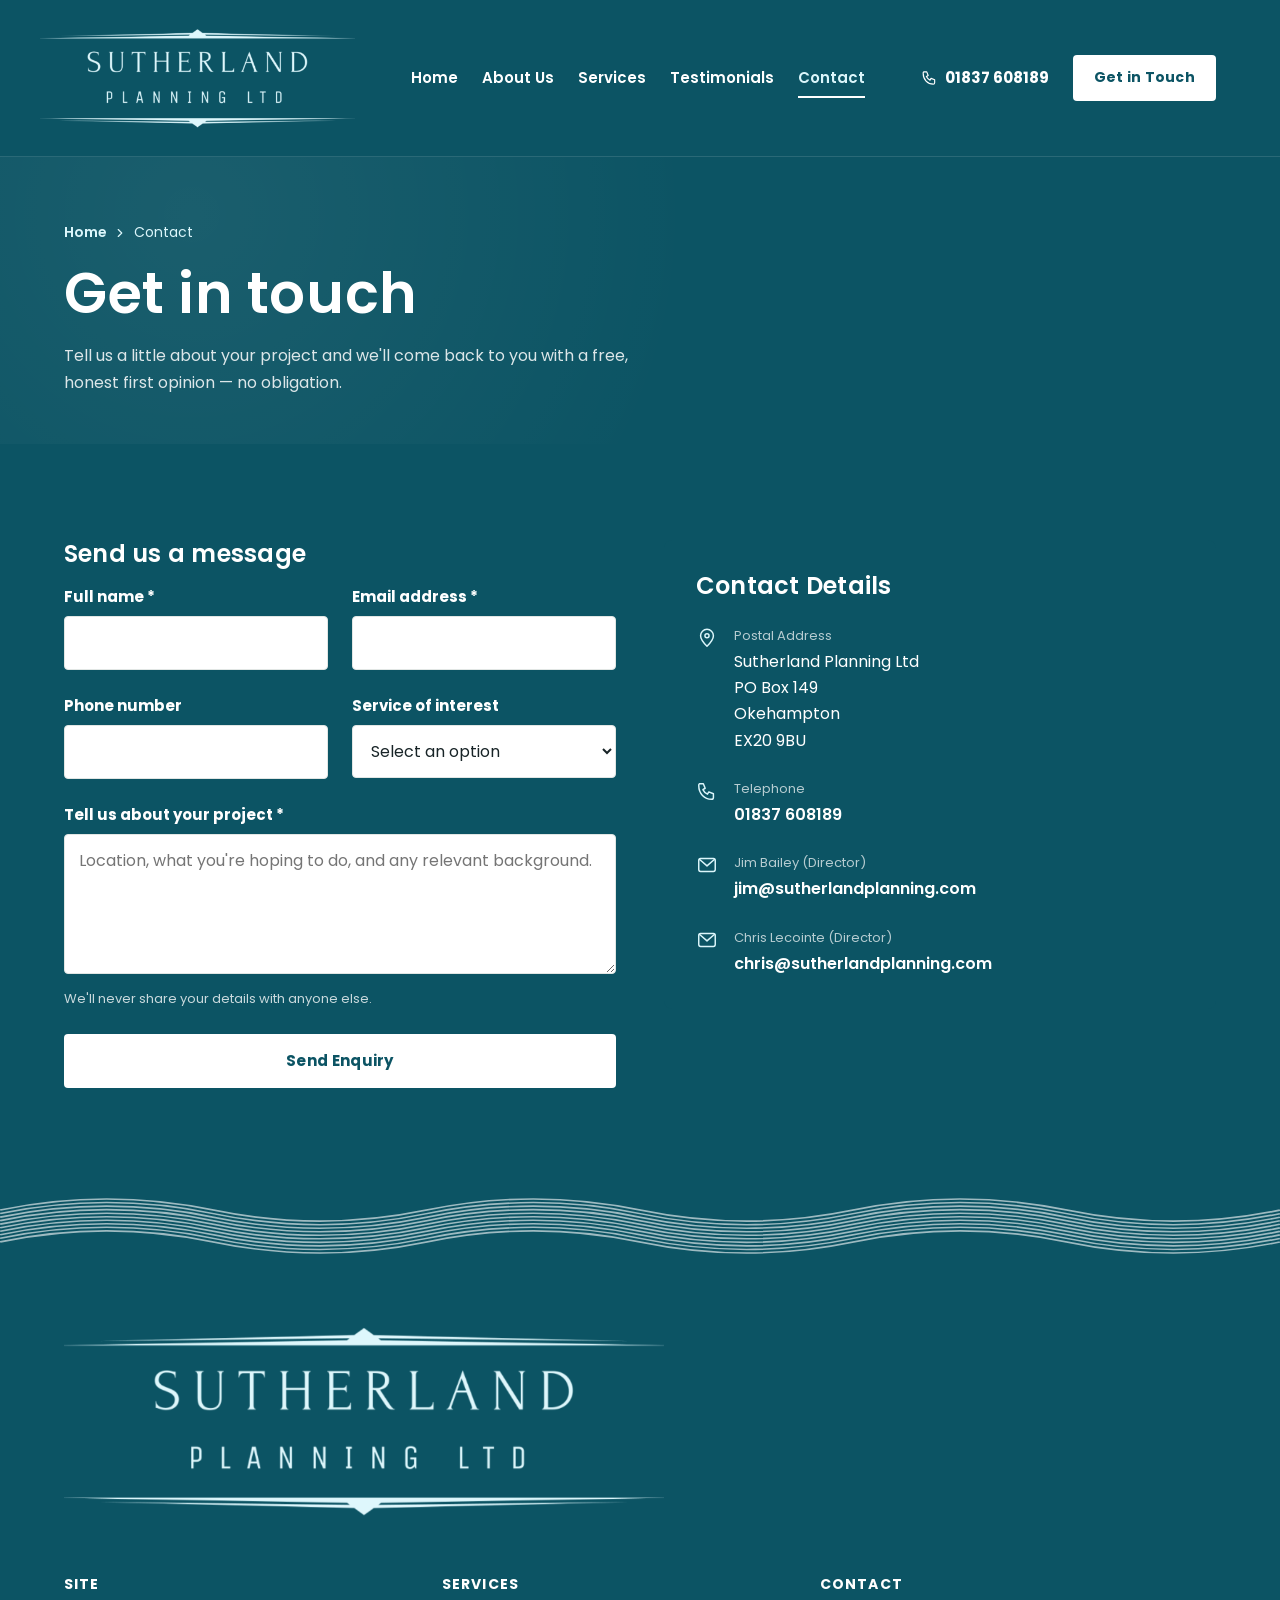
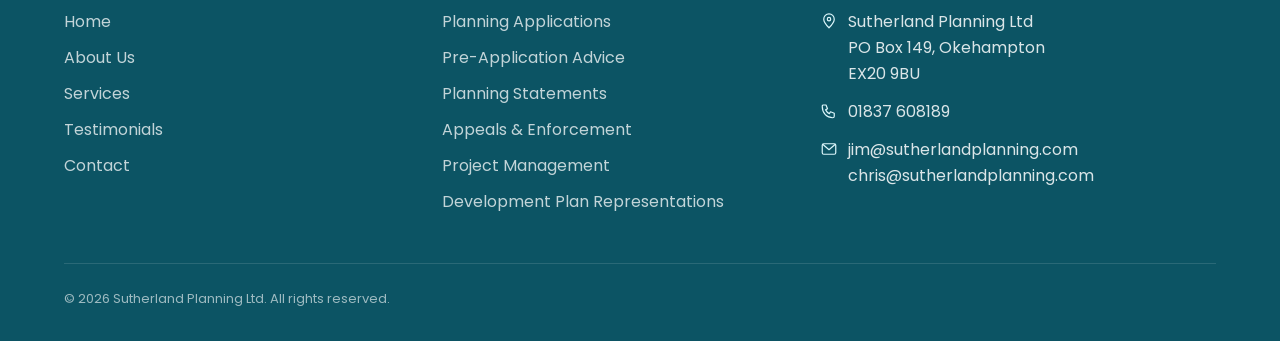
<file: contact.html>
<!DOCTYPE html>
<html lang="en-GB">
<head>
<meta charset="UTF-8">
<meta name="viewport" content="width=device-width, initial-scale=1">
<title>Contact Us | Sutherland Planning Ltd</title>
<meta name="description" content="Get in touch with Sutherland Planning Ltd for a free, honest first opinion on your planning project. Call 01837 608189 or email jim@sutherlandplanning.com.">
<link rel="canonical" href="https://sutherlandplanning.com/contact.html">
<meta property="og:type" content="website">
<meta property="og:site_name" content="Sutherland Planning Ltd">
<meta property="og:title" content="Contact Us | Sutherland Planning Ltd">
<meta property="og:description" content="Get in touch with Sutherland Planning Ltd for a free, honest first opinion on your planning project. Call 01837 608189 or email jim@sutherlandplanning.com.">
<meta property="og:url" content="https://sutherlandplanning.com/contact.html">
<meta property="og:image" content="https://sutherlandplanning.com/assets/img/hero-poster.jpg">
<meta property="og:locale" content="en_GB">
<meta name="twitter:card" content="summary_large_image">
<meta name="twitter:title" content="Contact Us | Sutherland Planning Ltd">
<meta name="twitter:description" content="Get in touch with Sutherland Planning Ltd for a free, honest first opinion on your planning project. Call 01837 608189 or email jim@sutherlandplanning.com.">
<meta name="twitter:image" content="https://sutherlandplanning.com/assets/img/hero-poster.jpg">
<link rel="icon" href="assets/img/logo.png">
<link rel="preconnect" href="https://fonts.googleapis.com">
<link rel="preconnect" href="https://fonts.gstatic.com" crossorigin>
<link href="https://fonts.googleapis.com/css2?family=Poppins:ital,wght@0,400;0,500;0,600;0,700;0,800;1,400;1,500&display=swap" rel="stylesheet">
<link rel="stylesheet" href="assets/css/style.css">
</head>
<body>
<a class="skip-link" href="#main">Skip to main content</a>

<header class="site-header">
  <div class="container site-header__inner">
    <a class="brand" href="index.html" aria-label="Sutherland Planning Ltd — Home">
      <img src="assets/img/logo.png" alt="Sutherland Planning Ltd — Town &amp; Country Planning Consultants" width="233" height="82">
    </a>
    <nav class="nav-desktop" aria-label="Primary">
      <ul>
        <li><a href="index.html">Home</a></li>
        <li><a href="about.html">About Us</a></li>
        <li><a href="services.html">Services</a></li>
        <li><a href="testimonials.html">Testimonials</a></li>
        <li><a href="contact.html" aria-current="page">Contact</a></li>
      </ul>
    </nav>
    <div class="header-actions">
      <a class="header-phone" href="tel:+441837608189">
        <svg class="icon" viewBox="0 0 24 24" fill="none" stroke="currentColor" stroke-width="1.6" stroke-linecap="round" stroke-linejoin="round" aria-hidden="true"><path d="M4 4h4l2 5-2.5 1.5a11 11 0 0 0 5 5L14 13l5 2v4a2 2 0 0 1-2 2C9.16 21 3 14.84 3 6a2 2 0 0 1 1-2Z"/></svg>
        01837 608189
      </a>
      <a class="btn btn--accent btn--sm" href="contact.html">Get in Touch</a>
      <button class="nav-toggle" aria-label="Open menu" aria-expanded="false" aria-controls="mobile-nav">
        <svg viewBox="0 0 24 24" fill="none" stroke="currentColor" stroke-width="1.8" stroke-linecap="round" aria-hidden="true"><path d="M3 6h18M3 12h18M3 18h18"/></svg>
      </button>
    </div>
  </div>
</header>

<nav id="mobile-nav" class="mobile-nav" aria-label="Mobile">
  <ul>
    <li><a href="index.html">Home</a></li>
    <li><a href="about.html">About Us</a></li>
    <li><a href="services.html">Services</a></li>
    <li><a href="testimonials.html">Testimonials</a></li>
    <li><a href="contact.html">Contact</a></li>
  </ul>
  <div class="mobile-nav__footer">
    <a class="btn btn--accent btn--block" href="contact.html">Get in Touch</a>
    <a class="btn btn--outline btn--block" href="tel:+441837608189">Call 01837 608189</a>
  </div>
</nav>

<main id="main">

  <section class="page-banner">
    <div class="container">
      <div class="breadcrumb">
        <a href="index.html">Home</a>
        <svg class="icon" style="width:14px;height:14px;" viewBox="0 0 24 24" fill="none" stroke="currentColor" stroke-width="2" stroke-linecap="round" stroke-linejoin="round" aria-hidden="true"><path d="m9 6 6 6-6 6"/></svg>
        <span>Contact</span>
      </div>
      <h1>Get in touch</h1>
      <p>Tell us a little about your project and we'll come back to you with a free, honest first opinion — no obligation.</p>
    </div>
  </section>

  <section class="section">
    <div class="container">
      <div class="grid grid--2" style="align-items:start; gap:3rem;">

        <div>
          <h2 style="font-size:1.5rem;">Send us a message</h2>
          <form id="contact-form" novalidate>
            <div class="grid grid--2" style="gap:0 1.5rem;">
              <div class="form-field">
                <label for="cf-name">Full name <span class="required">*</span></label>
                <input type="text" id="cf-name" name="name" autocomplete="name" required>
              </div>
              <div class="form-field">
                <label for="cf-email">Email address <span class="required">*</span></label>
                <input type="email" id="cf-email" name="email" autocomplete="email" required>
              </div>
            </div>
            <div class="grid grid--2" style="gap:0 1.5rem;">
              <div class="form-field">
                <label for="cf-phone">Phone number</label>
                <input type="tel" id="cf-phone" name="phone" autocomplete="tel">
              </div>
              <div class="form-field">
                <label for="cf-service">Service of interest</label>
                <select id="cf-service" name="service">
                  <option value="">Select an option</option>
                  <option>Planning Applications</option>
                  <option>Pre-Application Advice &amp; Strategy</option>
                  <option>Planning Statements &amp; Supporting Documents</option>
                  <option>Appeals &amp; Enforcement</option>
                  <option>Project Management</option>
                  <option>Development Plan Representations</option>
                  <option>Something else</option>
                </select>
              </div>
            </div>
            <div class="form-field">
              <label for="cf-message">Tell us about your project <span class="required">*</span></label>
              <textarea id="cf-message" name="message" required placeholder="Location, what you're hoping to do, and any relevant background."></textarea>
              <small>We'll never share your details with anyone else.</small>
            </div>
            <button type="submit" class="btn btn--accent btn--block">Send Enquiry</button>
            <p class="form-status" role="status" aria-live="polite"></p>
          </form>
        </div>

        <div>
          <div class="contact-info-card">
            <h3>Contact Details</h3>
            <div class="contact-info-list">
              <div class="item">
                <svg class="icon" viewBox="0 0 24 24" fill="none" stroke="currentColor" stroke-width="1.6" stroke-linecap="round" stroke-linejoin="round" aria-hidden="true"><path d="M12 21c4-4 7-7.5 7-11.5A7 7 0 0 0 5 9.5C5 13.5 8 17 12 21Z"/><circle cx="12" cy="9.5" r="2.25"/></svg>
                <div>
                  <span class="label">Postal Address</span>
                  Sutherland Planning Ltd<br>PO Box 149<br>Okehampton<br>EX20 9BU
                </div>
              </div>
              <div class="item">
                <svg class="icon" viewBox="0 0 24 24" fill="none" stroke="currentColor" stroke-width="1.6" stroke-linecap="round" stroke-linejoin="round" aria-hidden="true"><path d="M4 4h4l2 5-2.5 1.5a11 11 0 0 0 5 5L14 13l5 2v4a2 2 0 0 1-2 2C9.16 21 3 14.84 3 6a2 2 0 0 1 1-2Z"/></svg>
                <div>
                  <span class="label">Telephone</span>
                  <a href="tel:+441837608189">01837 608189</a>
                </div>
              </div>
              <div class="item">
                <svg class="icon" viewBox="0 0 24 24" fill="none" stroke="currentColor" stroke-width="1.6" stroke-linecap="round" stroke-linejoin="round" aria-hidden="true"><rect x="3" y="5" width="18" height="14" rx="2"/><path d="m4 6 8 7 8-7"/></svg>
                <div>
                  <span class="label">Jim Bailey (Director)</span>
                  <a href="mailto:jim@sutherlandplanning.com">jim@sutherlandplanning.com</a>
                </div>
              </div>
              <div class="item">
                <svg class="icon" viewBox="0 0 24 24" fill="none" stroke="currentColor" stroke-width="1.6" stroke-linecap="round" stroke-linejoin="round" aria-hidden="true"><rect x="3" y="5" width="18" height="14" rx="2"/><path d="m4 6 8 7 8-7"/></svg>
                <div>
                  <span class="label">Chris Lecointe (Director)</span>
                  <a href="mailto:chris@sutherlandplanning.com">chris@sutherlandplanning.com</a>
                </div>
              </div>
            </div>
          </div>
        </div>

      </div>
    </div>
  </section>

</main>

<footer class="site-footer">
  <div class="container">
    <div class="footer-brand">
      <img src="assets/img/logo-footer.png" alt="Sutherland Planning Ltd">
    </div>
    <div class="footer-grid">
      <div>
        <h4>Site</h4>
        <div class="footer-links">
          <a href="index.html">Home</a>
          <a href="about.html">About Us</a>
          <a href="services.html">Services</a>
          <a href="testimonials.html">Testimonials</a>
          <a href="contact.html">Contact</a>
        </div>
      </div>
      <div>
        <h4>Services</h4>
        <div class="footer-links">
          <a href="services.html#applications">Planning Applications</a>
          <a href="services.html#pre-application-advice">Pre-Application Advice</a>
          <a href="services.html#planning-statements">Planning Statements</a>
          <a href="services.html#enforcement-appeals">Appeals &amp; Enforcement</a>
          <a href="services.html#project-management">Project Management</a>
          <a href="services.html#local-plan-representations">Development Plan Representations</a>
        </div>
      </div>
      <div>
        <h4>Contact</h4>
        <div class="footer-contact">
          <div class="item">
            <svg class="icon" viewBox="0 0 24 24" fill="none" stroke="currentColor" stroke-width="1.6" stroke-linecap="round" stroke-linejoin="round" aria-hidden="true"><path d="M12 21c4-4 7-7.5 7-11.5A7 7 0 0 0 5 9.5C5 13.5 8 17 12 21Z"/><circle cx="12" cy="9.5" r="2.25"/></svg>
            <span>Sutherland Planning Ltd<br>PO Box 149, Okehampton<br>EX20 9BU</span>
          </div>
          <div class="item">
            <svg class="icon" viewBox="0 0 24 24" fill="none" stroke="currentColor" stroke-width="1.6" stroke-linecap="round" stroke-linejoin="round" aria-hidden="true"><path d="M4 4h4l2 5-2.5 1.5a11 11 0 0 0 5 5L14 13l5 2v4a2 2 0 0 1-2 2C9.16 21 3 14.84 3 6a2 2 0 0 1 1-2Z"/></svg>
            <a href="tel:+441837608189">01837 608189</a>
          </div>
          <div class="item">
            <svg class="icon" viewBox="0 0 24 24" fill="none" stroke="currentColor" stroke-width="1.6" stroke-linecap="round" stroke-linejoin="round" aria-hidden="true"><rect x="3" y="5" width="18" height="14" rx="2"/><path d="m4 6 8 7 8-7"/></svg>
            <span><a href="mailto:jim@sutherlandplanning.com">jim@sutherlandplanning.com</a><br><a href="mailto:chris@sutherlandplanning.com">chris@sutherlandplanning.com</a></span>
          </div>
        </div>
      </div>
    </div>
    <div class="footer-bottom">
      <span>&copy; <span data-current-year>2026</span> Sutherland Planning Ltd. All rights reserved.</span>
    </div>
  </div>
</footer>

<script src="assets/js/main.js"></script>
</body>
</html>
</file>
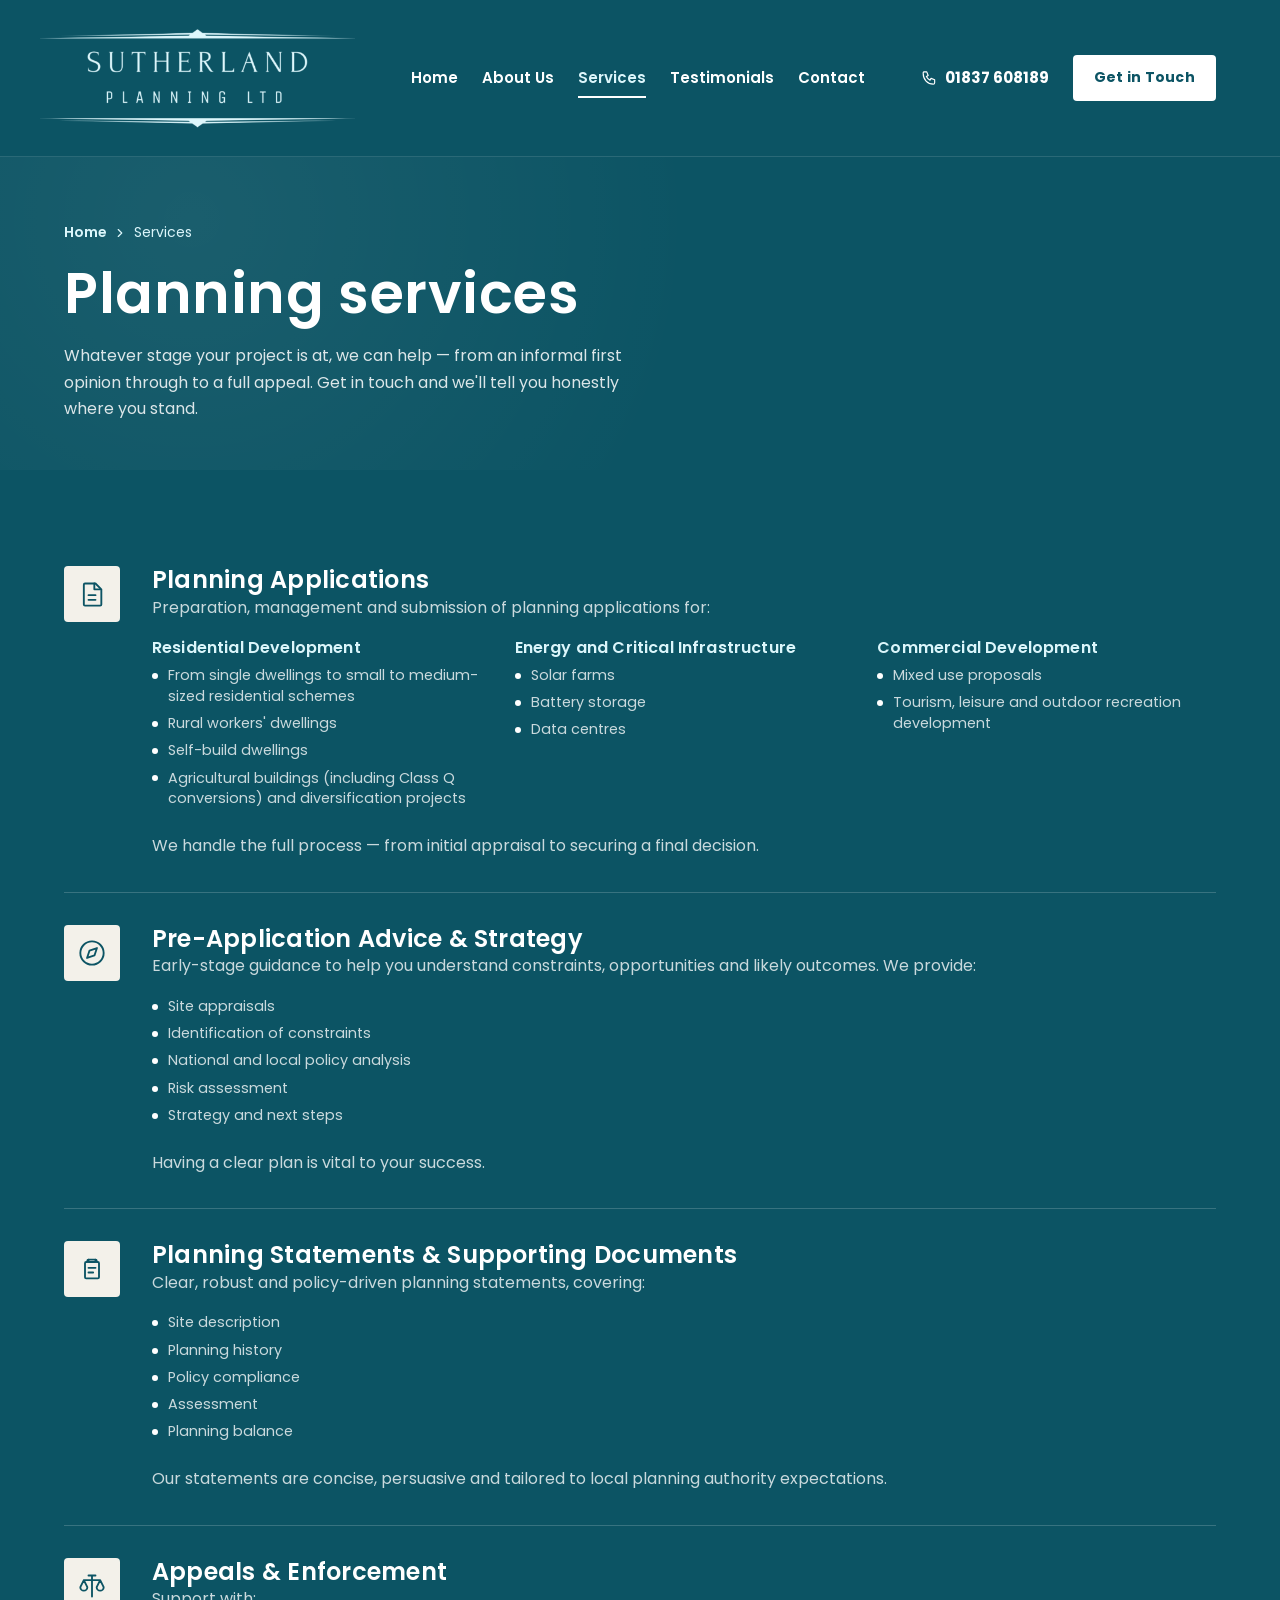
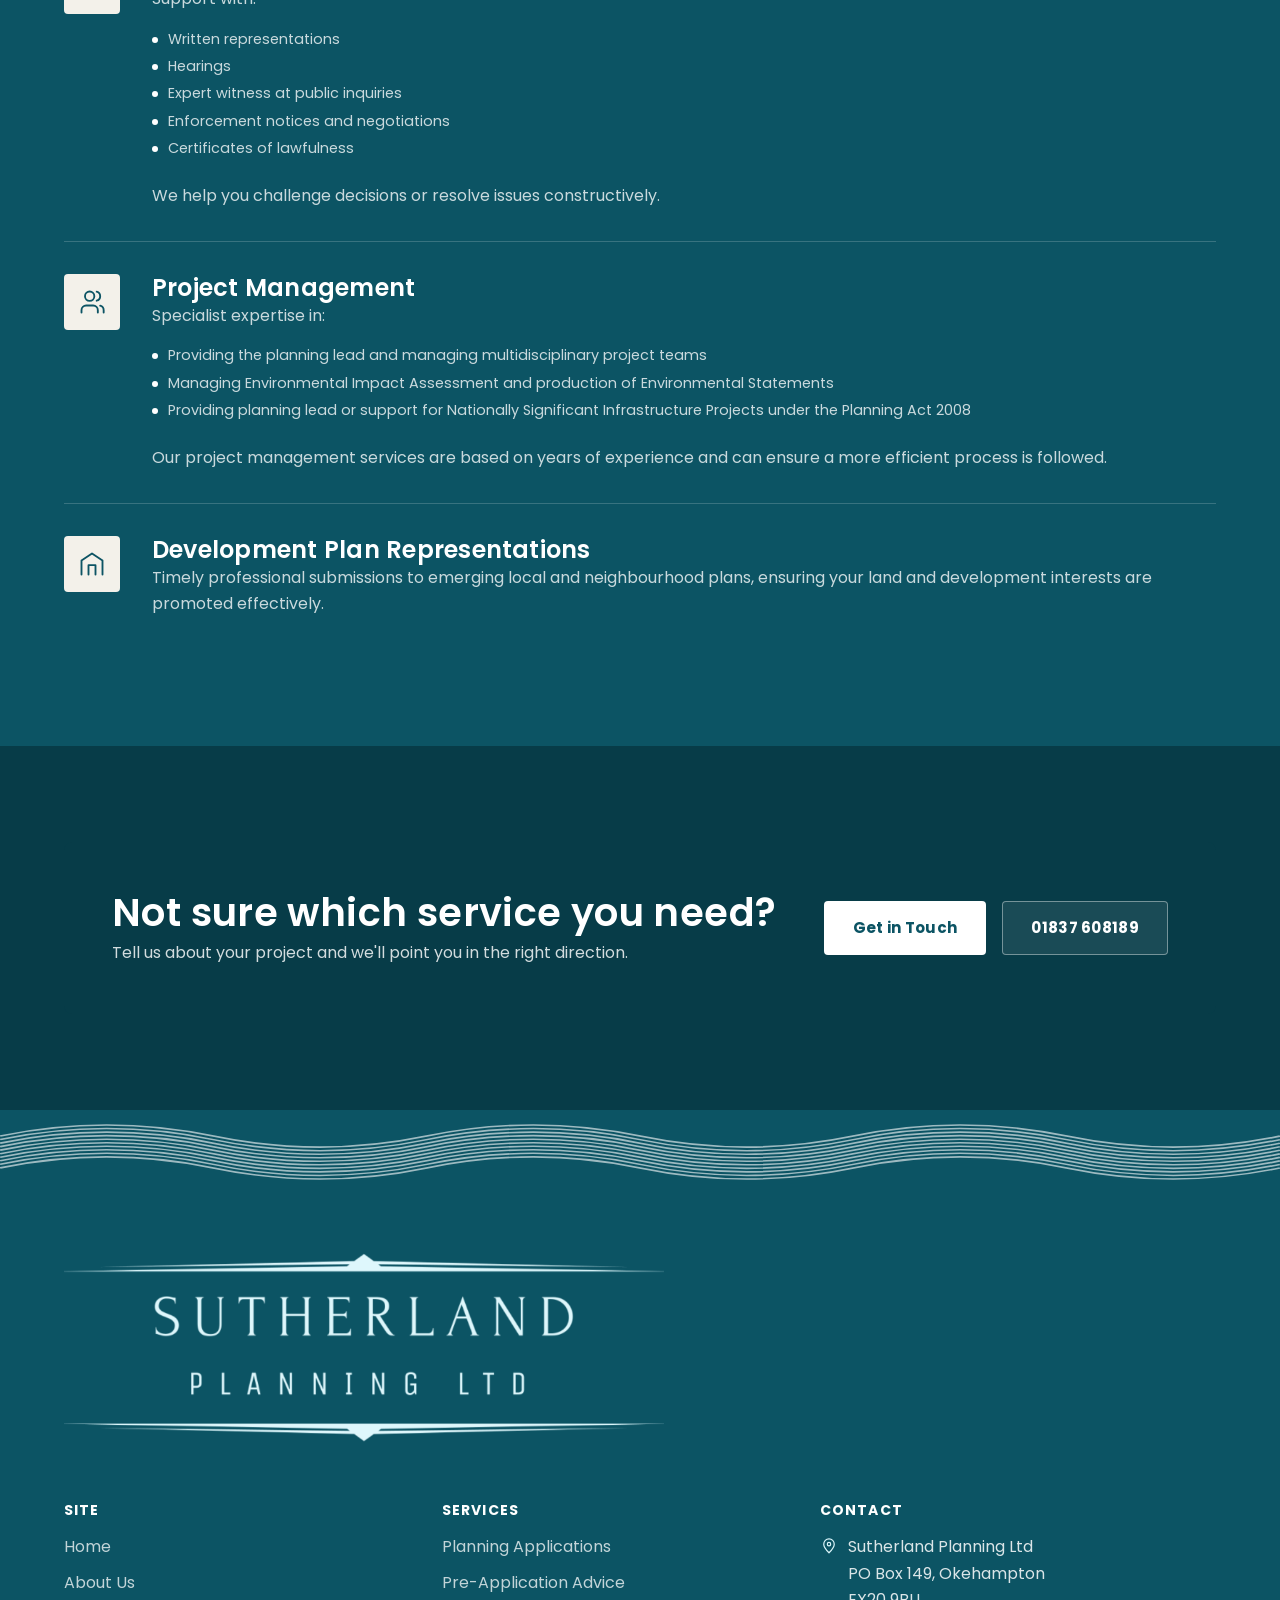
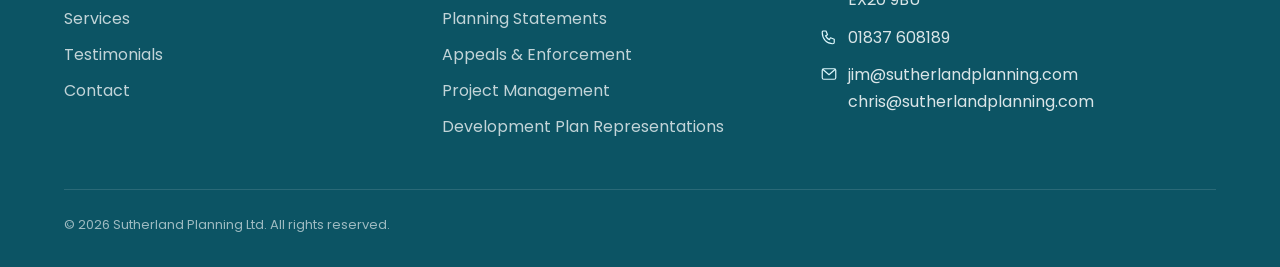
<file: services.html>
<!DOCTYPE html>
<html lang="en-GB">
<head>
<meta charset="UTF-8">
<meta name="viewport" content="width=device-width, initial-scale=1">
<title>Our Services | Sutherland Planning Ltd</title>
<meta name="description" content="Planning applications, pre-application advice, planning statements, enforcement and appeals, project management and local plan representations from Sutherland Planning Ltd.">
<link rel="canonical" href="https://sutherlandplanning.com/services.html">
<meta property="og:type" content="website">
<meta property="og:site_name" content="Sutherland Planning Ltd">
<meta property="og:title" content="Our Services | Sutherland Planning Ltd">
<meta property="og:description" content="Planning applications, pre-application advice, planning statements, enforcement and appeals, project management and local plan representations from Sutherland Planning Ltd.">
<meta property="og:url" content="https://sutherlandplanning.com/services.html">
<meta property="og:image" content="https://sutherlandplanning.com/assets/img/hero-poster.jpg">
<meta property="og:locale" content="en_GB">
<meta name="twitter:card" content="summary_large_image">
<meta name="twitter:title" content="Our Services | Sutherland Planning Ltd">
<meta name="twitter:description" content="Planning applications, pre-application advice, planning statements, enforcement and appeals, project management and local plan representations from Sutherland Planning Ltd.">
<meta name="twitter:image" content="https://sutherlandplanning.com/assets/img/hero-poster.jpg">
<link rel="icon" href="assets/img/logo.png">
<link rel="preconnect" href="https://fonts.googleapis.com">
<link rel="preconnect" href="https://fonts.gstatic.com" crossorigin>
<link href="https://fonts.googleapis.com/css2?family=Poppins:ital,wght@0,400;0,500;0,600;0,700;0,800;1,400;1,500&display=swap" rel="stylesheet">
<link rel="stylesheet" href="assets/css/style.css">
</head>
<body>
<a class="skip-link" href="#main">Skip to main content</a>

<header class="site-header">
  <div class="container site-header__inner">
    <a class="brand" href="index.html" aria-label="Sutherland Planning Ltd — Home">
      <img src="assets/img/logo.png" alt="Sutherland Planning Ltd — Town &amp; Country Planning Consultants" width="233" height="82">
    </a>
    <nav class="nav-desktop" aria-label="Primary">
      <ul>
        <li><a href="index.html">Home</a></li>
        <li><a href="about.html">About Us</a></li>
        <li><a href="services.html" aria-current="page">Services</a></li>
        <li><a href="testimonials.html">Testimonials</a></li>
        <li><a href="contact.html">Contact</a></li>
      </ul>
    </nav>
    <div class="header-actions">
      <a class="header-phone" href="tel:+441837608189">
        <svg class="icon" viewBox="0 0 24 24" fill="none" stroke="currentColor" stroke-width="1.6" stroke-linecap="round" stroke-linejoin="round" aria-hidden="true"><path d="M4 4h4l2 5-2.5 1.5a11 11 0 0 0 5 5L14 13l5 2v4a2 2 0 0 1-2 2C9.16 21 3 14.84 3 6a2 2 0 0 1 1-2Z"/></svg>
        01837 608189
      </a>
      <a class="btn btn--accent btn--sm" href="contact.html">Get in Touch</a>
      <button class="nav-toggle" aria-label="Open menu" aria-expanded="false" aria-controls="mobile-nav">
        <svg viewBox="0 0 24 24" fill="none" stroke="currentColor" stroke-width="1.8" stroke-linecap="round" aria-hidden="true"><path d="M3 6h18M3 12h18M3 18h18"/></svg>
      </button>
    </div>
  </div>
</header>

<nav id="mobile-nav" class="mobile-nav" aria-label="Mobile">
  <ul>
    <li><a href="index.html">Home</a></li>
    <li><a href="about.html">About Us</a></li>
    <li><a href="services.html">Services</a></li>
    <li><a href="testimonials.html">Testimonials</a></li>
    <li><a href="contact.html">Contact</a></li>
  </ul>
  <div class="mobile-nav__footer">
    <a class="btn btn--accent btn--block" href="contact.html">Get in Touch</a>
    <a class="btn btn--outline btn--block" href="tel:+441837608189">Call 01837 608189</a>
  </div>
</nav>

<main id="main">

  <section class="page-banner">
    <div class="container">
      <div class="breadcrumb">
        <a href="index.html">Home</a>
        <svg class="icon" style="width:14px;height:14px;" viewBox="0 0 24 24" fill="none" stroke="currentColor" stroke-width="2" stroke-linecap="round" stroke-linejoin="round" aria-hidden="true"><path d="m9 6 6 6-6 6"/></svg>
        <span>Services</span>
      </div>
      <h1>Planning services</h1>
      <p>Whatever stage your project is at, we can help — from an informal first opinion through to a full appeal. Get in touch and we'll tell you honestly where you stand.</p>
    </div>
  </section>

  <section class="section">
    <div class="container">

      <div id="applications" class="service-row">
        <div class="service-row__icon">
          <svg class="icon" viewBox="0 0 24 24" fill="none" stroke="currentColor" stroke-width="1.6" stroke-linecap="round" stroke-linejoin="round" aria-hidden="true"><path d="M6 3h9l5 5v13a1 1 0 0 1-1 1H6a1 1 0 0 1-1-1V4a1 1 0 0 1 1-1Z"/><path d="M14 3v5h5M9 13h6M9 17h6"/></svg>
        </div>
        <div>
          <h3>Planning Applications</h3>
          <p>Preparation, management and submission of planning applications for:</p>
          <div class="service-subgroups">
            <div class="service-subgroup">
              <h4>Residential Development</h4>
              <ul>
                <li>From single dwellings to small to medium-sized residential schemes</li>
                <li>Rural workers' dwellings</li>
                <li>Self-build dwellings</li>
                <li>Agricultural buildings (including Class Q conversions) and diversification projects</li>
              </ul>
            </div>
            <div class="service-subgroup">
              <h4>Energy and Critical Infrastructure</h4>
              <ul>
                <li>Solar farms</li>
                <li>Battery storage</li>
                <li>Data centres</li>
              </ul>
            </div>
            <div class="service-subgroup">
              <h4>Commercial Development</h4>
              <ul>
                <li>Mixed use proposals</li>
                <li>Tourism, leisure and outdoor recreation development</li>
              </ul>
            </div>
          </div>
          <p class="mt-3">We handle the full process — from initial appraisal to securing a final decision.</p>
        </div>
      </div>

      <div id="pre-application-advice" class="service-row">
        <div class="service-row__icon">
          <svg class="icon" viewBox="0 0 24 24" fill="none" stroke="currentColor" stroke-width="1.6" stroke-linecap="round" stroke-linejoin="round" aria-hidden="true"><circle cx="12" cy="12" r="10"/><polygon points="16.24 7.76 14.12 14.12 7.76 16.24 9.88 9.88 16.24 7.76"/></svg>
        </div>
        <div>
          <h3>Pre-Application Advice &amp; Strategy</h3>
          <p>Early-stage guidance to help you understand constraints, opportunities and likely outcomes. We provide:</p>
          <div class="service-subgroups" style="grid-template-columns:1fr;">
            <div class="service-subgroup">
              <ul>
                <li>Site appraisals</li>
                <li>Identification of constraints</li>
                <li>National and local policy analysis</li>
                <li>Risk assessment</li>
                <li>Strategy and next steps</li>
              </ul>
            </div>
          </div>
          <p class="mt-3">Having a clear plan is vital to your success.</p>
        </div>
      </div>

      <div id="planning-statements" class="service-row">
        <div class="service-row__icon">
          <svg class="icon" viewBox="0 0 24 24" fill="none" stroke="currentColor" stroke-width="1.6" stroke-linecap="round" stroke-linejoin="round" aria-hidden="true"><path d="M9 4h6a1 1 0 0 1 1 1v1h1a1 1 0 0 1 1 1v12a1 1 0 0 1-1 1H7a1 1 0 0 1-1-1V7a1 1 0 0 1 1-1h1V5a1 1 0 0 1 1-1Z"/><path d="M9 4v2h6V4M9 11h6M9 15h4"/></svg>
        </div>
        <div>
          <h3>Planning Statements &amp; Supporting Documents</h3>
          <p>Clear, robust and policy-driven planning statements, covering:</p>
          <div class="service-subgroups" style="grid-template-columns:1fr;">
            <div class="service-subgroup">
              <ul>
                <li>Site description</li>
                <li>Planning history</li>
                <li>Policy compliance</li>
                <li>Assessment</li>
                <li>Planning balance</li>
              </ul>
            </div>
          </div>
          <p class="mt-3">Our statements are concise, persuasive and tailored to local planning authority expectations.</p>
        </div>
      </div>

      <div id="enforcement-appeals" class="service-row">
        <div class="service-row__icon">
          <svg class="icon" viewBox="0 0 24 24" fill="none" stroke="currentColor" stroke-width="1.6" stroke-linecap="round" stroke-linejoin="round" aria-hidden="true"><path d="M12 3v18M5 7l-3 6a3 3 0 0 0 6 0L5 7Zm14 0l-3 6a3 3 0 0 0 6 0l-3-6ZM5 7h14M9 3h6"/></svg>
        </div>
        <div>
          <h3>Appeals &amp; Enforcement</h3>
          <p>Support with:</p>
          <div class="service-subgroups" style="grid-template-columns:1fr;">
            <div class="service-subgroup">
              <ul>
                <li>Written representations</li>
                <li>Hearings</li>
                <li>Expert witness at public inquiries</li>
                <li>Enforcement notices and negotiations</li>
                <li>Certificates of lawfulness</li>
              </ul>
            </div>
          </div>
          <p class="mt-3">We help you challenge decisions or resolve issues constructively.</p>
        </div>
      </div>

      <div id="project-management" class="service-row">
        <div class="service-row__icon">
          <svg class="icon" viewBox="0 0 24 24" fill="none" stroke="currentColor" stroke-width="1.6" stroke-linecap="round" stroke-linejoin="round" aria-hidden="true"><path d="M17 21v-2a4 4 0 0 0-4-4H7a4 4 0 0 0-4 4v2"/><circle cx="10" cy="7" r="4"/><path d="M22 21v-2a4 4 0 0 0-3-3.87M16 3.13a4 4 0 0 1 0 7.75"/></svg>
        </div>
        <div>
          <h3>Project Management</h3>
          <p>Specialist expertise in:</p>
          <div class="service-subgroups" style="grid-template-columns:1fr;">
            <div class="service-subgroup">
              <ul>
                <li>Providing the planning lead and managing multidisciplinary project teams</li>
                <li>Managing Environmental Impact Assessment and production of Environmental Statements</li>
                <li>Providing planning lead or support for Nationally Significant Infrastructure Projects under the Planning Act 2008</li>
              </ul>
            </div>
          </div>
          <p class="mt-3">Our project management services are based on years of experience and can ensure a more efficient process is followed.</p>
        </div>
      </div>

      <div id="local-plan-representations" class="service-row">
        <div class="service-row__icon">
          <svg class="icon" viewBox="0 0 24 24" fill="none" stroke="currentColor" stroke-width="1.6" stroke-linecap="round" stroke-linejoin="round" aria-hidden="true"><path d="M3 21V9l9-6 9 6v12"/><path d="M9 21v-8h6v8"/></svg>
        </div>
        <div>
          <h3>Development Plan Representations</h3>
          <p>Timely professional submissions to emerging local and neighbourhood plans, ensuring your land and development interests are promoted effectively.</p>
        </div>
      </div>

    </div>
  </section>

  <section class="section section--alt">
    <div class="container">
      <div class="cta-band">
        <div>
          <h2>Not sure which service you need?</h2>
          <p>Tell us about your project and we'll point you in the right direction.</p>
        </div>
        <div class="cta-band__actions">
          <a class="btn btn--accent btn--cta-white" href="contact.html">Get in Touch</a>
          <span class="btn btn--ghost-light">01837 608189</span>
        </div>
      </div>
    </div>
  </section>

</main>

<footer class="site-footer">
  <div class="container">
    <div class="footer-brand">
      <img src="assets/img/logo-footer.png" alt="Sutherland Planning Ltd">
    </div>
    <div class="footer-grid">
      <div>
        <h4>Site</h4>
        <div class="footer-links">
          <a href="index.html">Home</a>
          <a href="about.html">About Us</a>
          <a href="services.html">Services</a>
          <a href="testimonials.html">Testimonials</a>
          <a href="contact.html">Contact</a>
        </div>
      </div>
      <div>
        <h4>Services</h4>
        <div class="footer-links">
          <a href="services.html#applications">Planning Applications</a>
          <a href="services.html#pre-application-advice">Pre-Application Advice</a>
          <a href="services.html#planning-statements">Planning Statements</a>
          <a href="services.html#enforcement-appeals">Appeals &amp; Enforcement</a>
          <a href="services.html#project-management">Project Management</a>
          <a href="services.html#local-plan-representations">Development Plan Representations</a>
        </div>
      </div>
      <div>
        <h4>Contact</h4>
        <div class="footer-contact">
          <div class="item">
            <svg class="icon" viewBox="0 0 24 24" fill="none" stroke="currentColor" stroke-width="1.6" stroke-linecap="round" stroke-linejoin="round" aria-hidden="true"><path d="M12 21c4-4 7-7.5 7-11.5A7 7 0 0 0 5 9.5C5 13.5 8 17 12 21Z"/><circle cx="12" cy="9.5" r="2.25"/></svg>
            <span>Sutherland Planning Ltd<br>PO Box 149, Okehampton<br>EX20 9BU</span>
          </div>
          <div class="item">
            <svg class="icon" viewBox="0 0 24 24" fill="none" stroke="currentColor" stroke-width="1.6" stroke-linecap="round" stroke-linejoin="round" aria-hidden="true"><path d="M4 4h4l2 5-2.5 1.5a11 11 0 0 0 5 5L14 13l5 2v4a2 2 0 0 1-2 2C9.16 21 3 14.84 3 6a2 2 0 0 1 1-2Z"/></svg>
            <a href="tel:+441837608189">01837 608189</a>
          </div>
          <div class="item">
            <svg class="icon" viewBox="0 0 24 24" fill="none" stroke="currentColor" stroke-width="1.6" stroke-linecap="round" stroke-linejoin="round" aria-hidden="true"><rect x="3" y="5" width="18" height="14" rx="2"/><path d="m4 6 8 7 8-7"/></svg>
            <span><a href="mailto:jim@sutherlandplanning.com">jim@sutherlandplanning.com</a><br><a href="mailto:chris@sutherlandplanning.com">chris@sutherlandplanning.com</a></span>
          </div>
        </div>
      </div>
    </div>
    <div class="footer-bottom">
      <span>&copy; <span data-current-year>2026</span> Sutherland Planning Ltd. All rights reserved.</span>
    </div>
  </div>
</footer>

<script src="assets/js/main.js"></script>
</body>
</html>
</file>
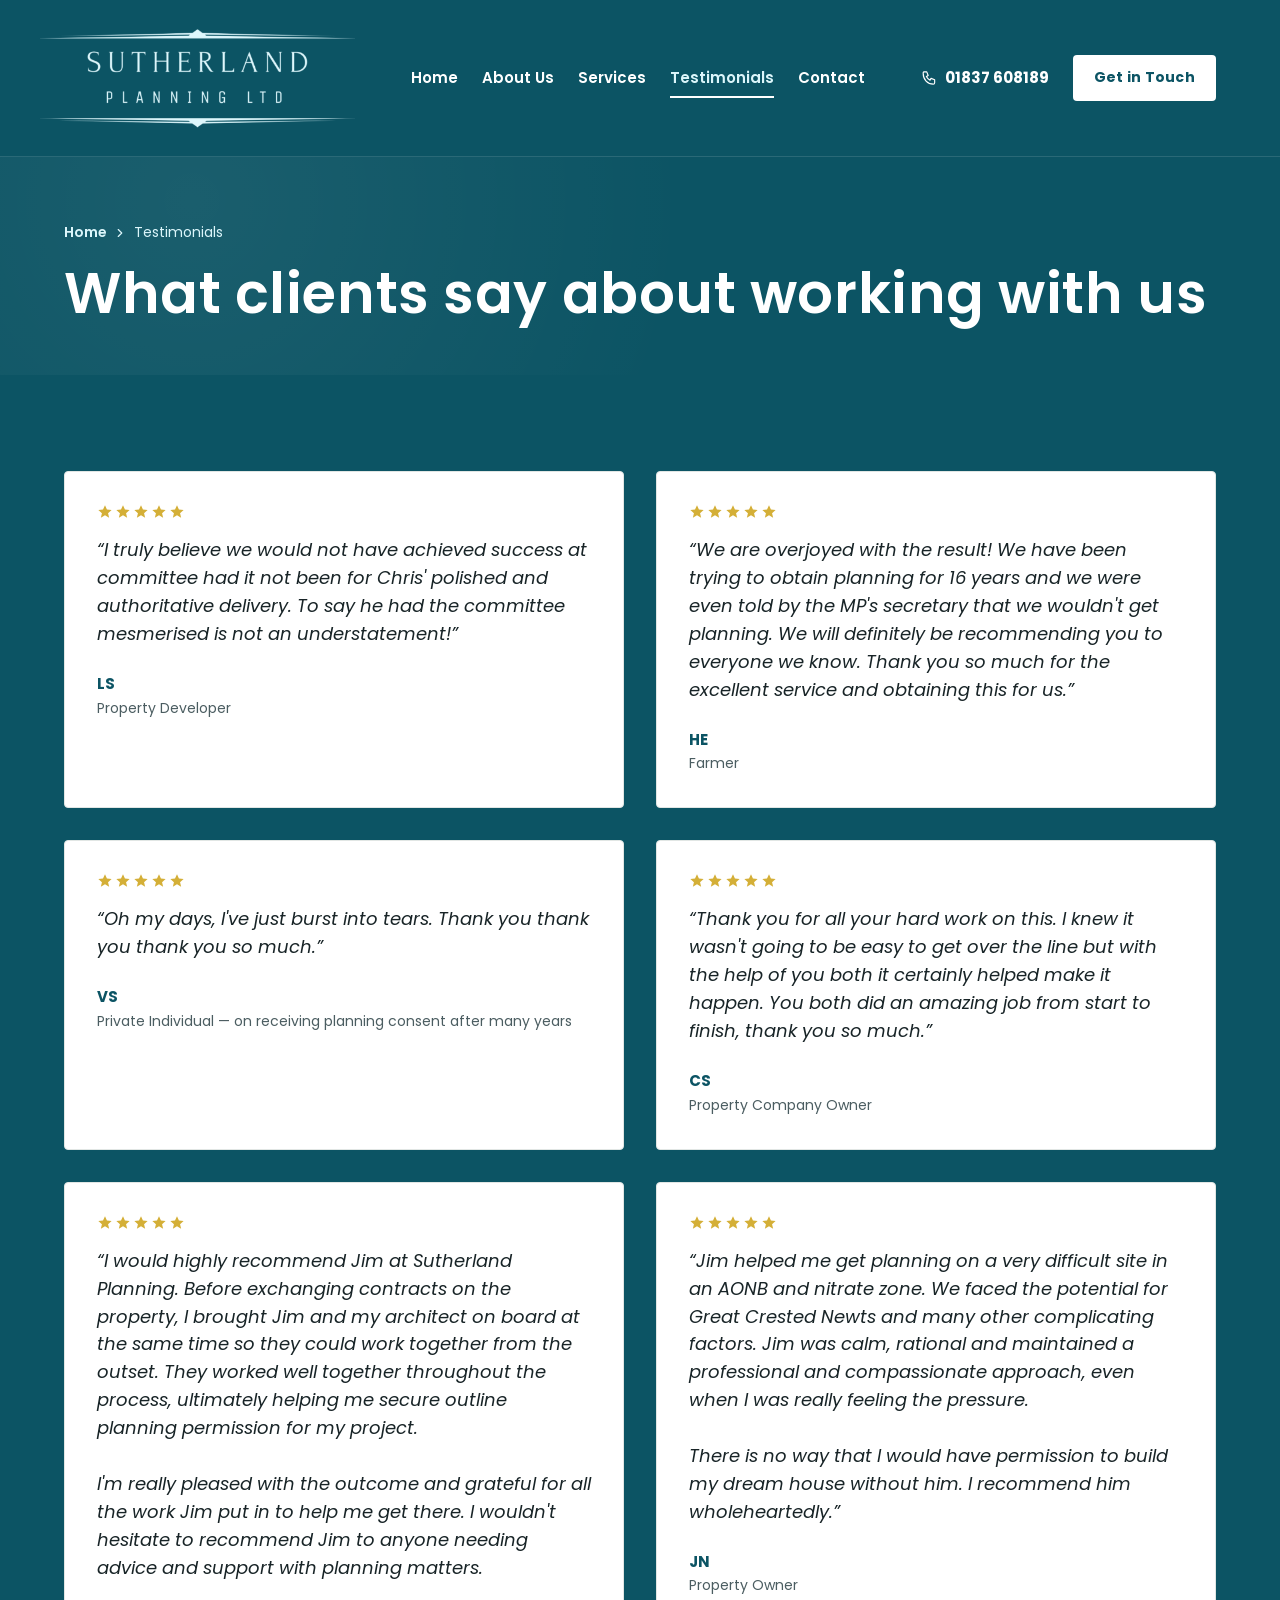
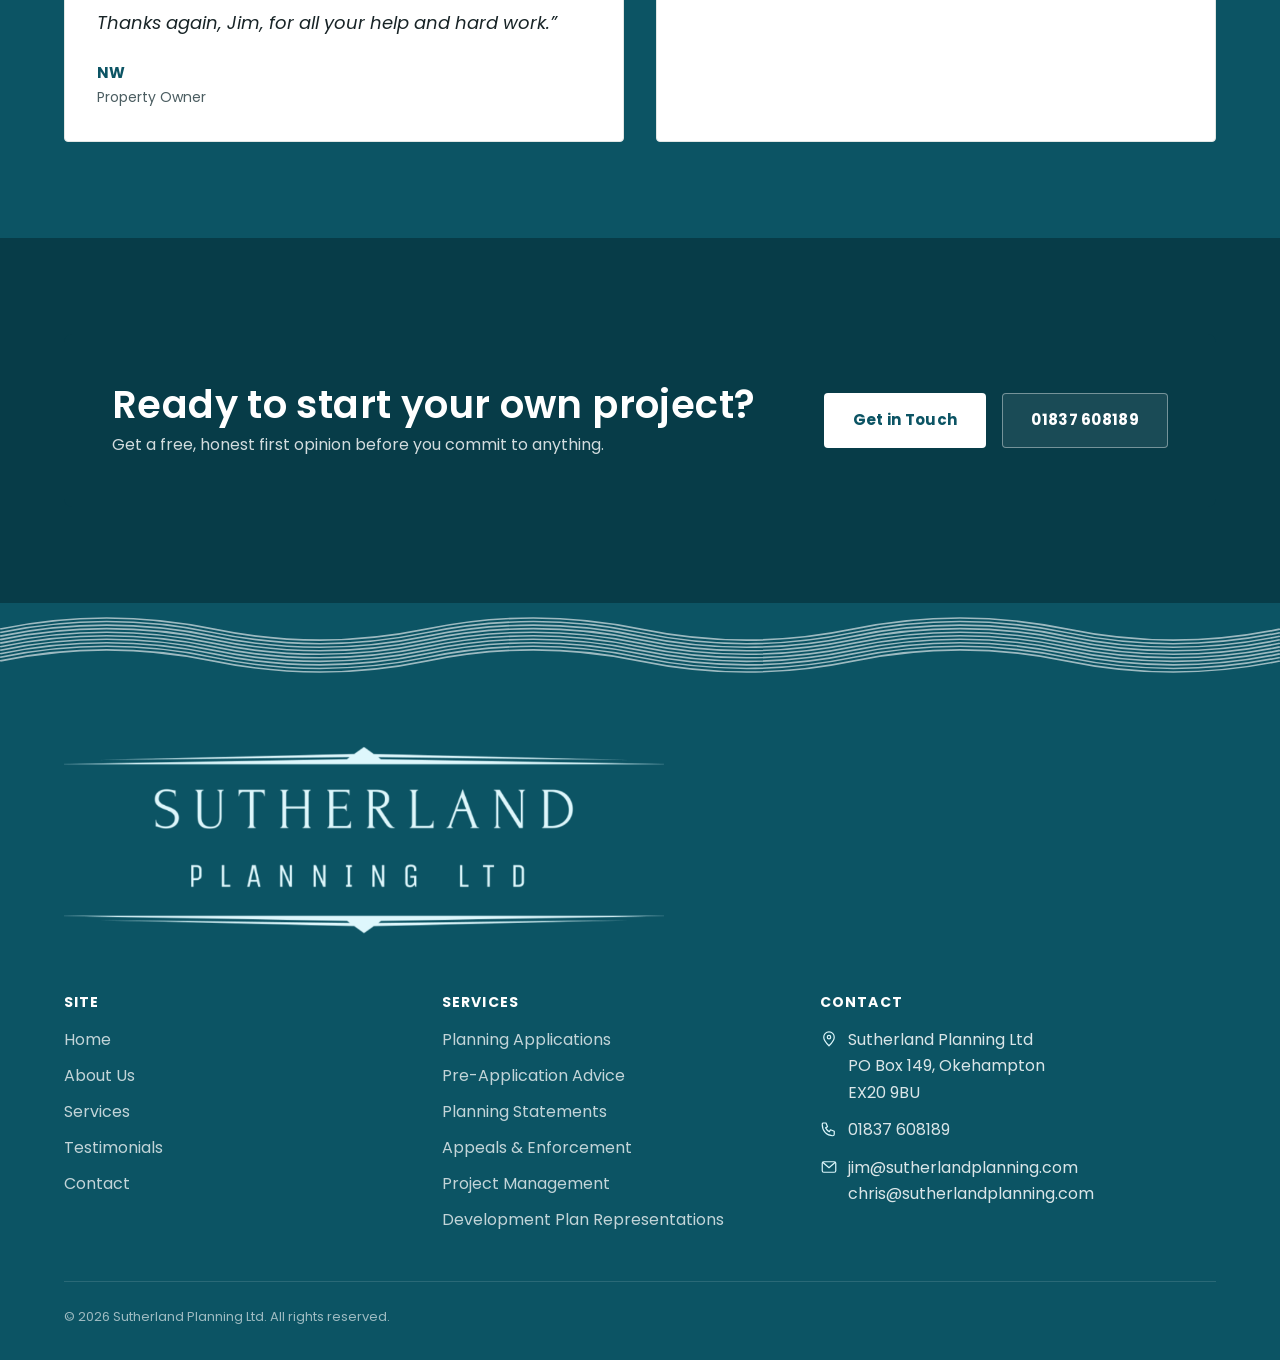
<file: testimonials.html>
<!DOCTYPE html>
<html lang="en-GB">
<head>
<meta charset="UTF-8">
<meta name="viewport" content="width=device-width, initial-scale=1">
<title>Testimonials | Sutherland Planning Ltd</title>
<meta name="description" content="Read what clients across the West of England say about working with Sutherland Planning Ltd.">
<link rel="canonical" href="https://sutherlandplanning.com/testimonials.html">
<meta property="og:type" content="website">
<meta property="og:site_name" content="Sutherland Planning Ltd">
<meta property="og:title" content="Testimonials | Sutherland Planning Ltd">
<meta property="og:description" content="Read what clients across the West of England say about working with Sutherland Planning Ltd.">
<meta property="og:url" content="https://sutherlandplanning.com/testimonials.html">
<meta property="og:image" content="https://sutherlandplanning.com/assets/img/hero-poster.jpg">
<meta property="og:locale" content="en_GB">
<meta name="twitter:card" content="summary_large_image">
<meta name="twitter:title" content="Testimonials | Sutherland Planning Ltd">
<meta name="twitter:description" content="Read what clients across the West of England say about working with Sutherland Planning Ltd.">
<meta name="twitter:image" content="https://sutherlandplanning.com/assets/img/hero-poster.jpg">
<link rel="icon" href="assets/img/logo.png">
<link rel="preconnect" href="https://fonts.googleapis.com">
<link rel="preconnect" href="https://fonts.gstatic.com" crossorigin>
<link href="https://fonts.googleapis.com/css2?family=Poppins:ital,wght@0,400;0,500;0,600;0,700;0,800;1,400;1,500&display=swap" rel="stylesheet">
<link rel="stylesheet" href="assets/css/style.css">
</head>
<body>
<a class="skip-link" href="#main">Skip to main content</a>

<header class="site-header">
  <div class="container site-header__inner">
    <a class="brand" href="index.html" aria-label="Sutherland Planning Ltd — Home">
      <img src="assets/img/logo.png" alt="Sutherland Planning Ltd — Town &amp; Country Planning Consultants" width="233" height="82">
    </a>
    <nav class="nav-desktop" aria-label="Primary">
      <ul>
        <li><a href="index.html">Home</a></li>
        <li><a href="about.html">About Us</a></li>
        <li><a href="services.html">Services</a></li>
        <li><a href="testimonials.html" aria-current="page">Testimonials</a></li>
        <li><a href="contact.html">Contact</a></li>
      </ul>
    </nav>
    <div class="header-actions">
      <a class="header-phone" href="tel:+441837608189">
        <svg class="icon" viewBox="0 0 24 24" fill="none" stroke="currentColor" stroke-width="1.6" stroke-linecap="round" stroke-linejoin="round" aria-hidden="true"><path d="M4 4h4l2 5-2.5 1.5a11 11 0 0 0 5 5L14 13l5 2v4a2 2 0 0 1-2 2C9.16 21 3 14.84 3 6a2 2 0 0 1 1-2Z"/></svg>
        01837 608189
      </a>
      <a class="btn btn--accent btn--sm" href="contact.html">Get in Touch</a>
      <button class="nav-toggle" aria-label="Open menu" aria-expanded="false" aria-controls="mobile-nav">
        <svg viewBox="0 0 24 24" fill="none" stroke="currentColor" stroke-width="1.8" stroke-linecap="round" aria-hidden="true"><path d="M3 6h18M3 12h18M3 18h18"/></svg>
      </button>
    </div>
  </div>
</header>

<nav id="mobile-nav" class="mobile-nav" aria-label="Mobile">
  <ul>
    <li><a href="index.html">Home</a></li>
    <li><a href="about.html">About Us</a></li>
    <li><a href="services.html">Services</a></li>
    <li><a href="testimonials.html">Testimonials</a></li>
    <li><a href="contact.html">Contact</a></li>
  </ul>
  <div class="mobile-nav__footer">
    <a class="btn btn--accent btn--block" href="contact.html">Get in Touch</a>
    <a class="btn btn--outline btn--block" href="tel:+441837608189">Call 01837 608189</a>
  </div>
</nav>

<main id="main">

  <section class="page-banner">
    <div class="container">
      <div class="breadcrumb">
        <a href="index.html">Home</a>
        <svg class="icon" style="width:14px;height:14px;" viewBox="0 0 24 24" fill="none" stroke="currentColor" stroke-width="2" stroke-linecap="round" stroke-linejoin="round" aria-hidden="true"><path d="m9 6 6 6-6 6"/></svg>
        <span>Testimonials</span>
      </div>
      <h1>What clients say about working with us</h1>
    </div>
  </section>

  <section class="section">
    <div class="container">
      <div class="grid grid--2">

        <div class="testimonial">
          <div class="stars" aria-hidden="true">
            <svg class="icon" viewBox="0 0 24 24" fill="currentColor"><path d="M12 2l2.9 6.4 7 .7-5.3 4.7 1.6 6.9L12 17l-6.2 3.7 1.6-6.9L2 9.1l7-.7L12 2z"/></svg>
            <svg class="icon" viewBox="0 0 24 24" fill="currentColor"><path d="M12 2l2.9 6.4 7 .7-5.3 4.7 1.6 6.9L12 17l-6.2 3.7 1.6-6.9L2 9.1l7-.7L12 2z"/></svg>
            <svg class="icon" viewBox="0 0 24 24" fill="currentColor"><path d="M12 2l2.9 6.4 7 .7-5.3 4.7 1.6 6.9L12 17l-6.2 3.7 1.6-6.9L2 9.1l7-.7L12 2z"/></svg>
            <svg class="icon" viewBox="0 0 24 24" fill="currentColor"><path d="M12 2l2.9 6.4 7 .7-5.3 4.7 1.6 6.9L12 17l-6.2 3.7 1.6-6.9L2 9.1l7-.7L12 2z"/></svg>
            <svg class="icon" viewBox="0 0 24 24" fill="currentColor"><path d="M12 2l2.9 6.4 7 .7-5.3 4.7 1.6 6.9L12 17l-6.2 3.7 1.6-6.9L2 9.1l7-.7L12 2z"/></svg>
          </div>
          <blockquote>&ldquo;I truly believe we would not have achieved success at committee had it not been for Chris' polished and authoritative delivery. To say he had the committee mesmerised is not an understatement!&rdquo;</blockquote>
          <cite>LS <span>Property Developer</span></cite>
        </div>

        <div class="testimonial">
          <div class="stars" aria-hidden="true">
            <svg class="icon" viewBox="0 0 24 24" fill="currentColor"><path d="M12 2l2.9 6.4 7 .7-5.3 4.7 1.6 6.9L12 17l-6.2 3.7 1.6-6.9L2 9.1l7-.7L12 2z"/></svg>
            <svg class="icon" viewBox="0 0 24 24" fill="currentColor"><path d="M12 2l2.9 6.4 7 .7-5.3 4.7 1.6 6.9L12 17l-6.2 3.7 1.6-6.9L2 9.1l7-.7L12 2z"/></svg>
            <svg class="icon" viewBox="0 0 24 24" fill="currentColor"><path d="M12 2l2.9 6.4 7 .7-5.3 4.7 1.6 6.9L12 17l-6.2 3.7 1.6-6.9L2 9.1l7-.7L12 2z"/></svg>
            <svg class="icon" viewBox="0 0 24 24" fill="currentColor"><path d="M12 2l2.9 6.4 7 .7-5.3 4.7 1.6 6.9L12 17l-6.2 3.7 1.6-6.9L2 9.1l7-.7L12 2z"/></svg>
            <svg class="icon" viewBox="0 0 24 24" fill="currentColor"><path d="M12 2l2.9 6.4 7 .7-5.3 4.7 1.6 6.9L12 17l-6.2 3.7 1.6-6.9L2 9.1l7-.7L12 2z"/></svg>
          </div>
          <blockquote>&ldquo;We are overjoyed with the result! We have been trying to obtain planning for 16 years and we were even told by the MP's secretary that we wouldn't get planning. We will definitely be recommending you to everyone we know. Thank you so much for the excellent service and obtaining this for us.&rdquo;</blockquote>
          <cite>HE <span>Farmer</span></cite>
        </div>

        <div class="testimonial">
          <div class="stars" aria-hidden="true">
            <svg class="icon" viewBox="0 0 24 24" fill="currentColor"><path d="M12 2l2.9 6.4 7 .7-5.3 4.7 1.6 6.9L12 17l-6.2 3.7 1.6-6.9L2 9.1l7-.7L12 2z"/></svg>
            <svg class="icon" viewBox="0 0 24 24" fill="currentColor"><path d="M12 2l2.9 6.4 7 .7-5.3 4.7 1.6 6.9L12 17l-6.2 3.7 1.6-6.9L2 9.1l7-.7L12 2z"/></svg>
            <svg class="icon" viewBox="0 0 24 24" fill="currentColor"><path d="M12 2l2.9 6.4 7 .7-5.3 4.7 1.6 6.9L12 17l-6.2 3.7 1.6-6.9L2 9.1l7-.7L12 2z"/></svg>
            <svg class="icon" viewBox="0 0 24 24" fill="currentColor"><path d="M12 2l2.9 6.4 7 .7-5.3 4.7 1.6 6.9L12 17l-6.2 3.7 1.6-6.9L2 9.1l7-.7L12 2z"/></svg>
            <svg class="icon" viewBox="0 0 24 24" fill="currentColor"><path d="M12 2l2.9 6.4 7 .7-5.3 4.7 1.6 6.9L12 17l-6.2 3.7 1.6-6.9L2 9.1l7-.7L12 2z"/></svg>
          </div>
          <blockquote>&ldquo;Oh my days, I've just burst into tears. Thank you thank you thank you so much.&rdquo;</blockquote>
          <cite>VS <span>Private Individual — on receiving planning consent after many years</span></cite>
        </div>

        <div class="testimonial">
          <div class="stars" aria-hidden="true">
            <svg class="icon" viewBox="0 0 24 24" fill="currentColor"><path d="M12 2l2.9 6.4 7 .7-5.3 4.7 1.6 6.9L12 17l-6.2 3.7 1.6-6.9L2 9.1l7-.7L12 2z"/></svg>
            <svg class="icon" viewBox="0 0 24 24" fill="currentColor"><path d="M12 2l2.9 6.4 7 .7-5.3 4.7 1.6 6.9L12 17l-6.2 3.7 1.6-6.9L2 9.1l7-.7L12 2z"/></svg>
            <svg class="icon" viewBox="0 0 24 24" fill="currentColor"><path d="M12 2l2.9 6.4 7 .7-5.3 4.7 1.6 6.9L12 17l-6.2 3.7 1.6-6.9L2 9.1l7-.7L12 2z"/></svg>
            <svg class="icon" viewBox="0 0 24 24" fill="currentColor"><path d="M12 2l2.9 6.4 7 .7-5.3 4.7 1.6 6.9L12 17l-6.2 3.7 1.6-6.9L2 9.1l7-.7L12 2z"/></svg>
            <svg class="icon" viewBox="0 0 24 24" fill="currentColor"><path d="M12 2l2.9 6.4 7 .7-5.3 4.7 1.6 6.9L12 17l-6.2 3.7 1.6-6.9L2 9.1l7-.7L12 2z"/></svg>
          </div>
          <blockquote>&ldquo;Thank you for all your hard work on this. I knew it wasn't going to be easy to get over the line but with the help of you both it certainly helped make it happen. You both did an amazing job from start to finish, thank you so much.&rdquo;</blockquote>
          <cite>CS <span>Property Company Owner</span></cite>
        </div>

        <div class="testimonial">
          <div class="stars" aria-hidden="true">
            <svg class="icon" viewBox="0 0 24 24" fill="currentColor"><path d="M12 2l2.9 6.4 7 .7-5.3 4.7 1.6 6.9L12 17l-6.2 3.7 1.6-6.9L2 9.1l7-.7L12 2z"/></svg>
            <svg class="icon" viewBox="0 0 24 24" fill="currentColor"><path d="M12 2l2.9 6.4 7 .7-5.3 4.7 1.6 6.9L12 17l-6.2 3.7 1.6-6.9L2 9.1l7-.7L12 2z"/></svg>
            <svg class="icon" viewBox="0 0 24 24" fill="currentColor"><path d="M12 2l2.9 6.4 7 .7-5.3 4.7 1.6 6.9L12 17l-6.2 3.7 1.6-6.9L2 9.1l7-.7L12 2z"/></svg>
            <svg class="icon" viewBox="0 0 24 24" fill="currentColor"><path d="M12 2l2.9 6.4 7 .7-5.3 4.7 1.6 6.9L12 17l-6.2 3.7 1.6-6.9L2 9.1l7-.7L12 2z"/></svg>
            <svg class="icon" viewBox="0 0 24 24" fill="currentColor"><path d="M12 2l2.9 6.4 7 .7-5.3 4.7 1.6 6.9L12 17l-6.2 3.7 1.6-6.9L2 9.1l7-.7L12 2z"/></svg>
          </div>
          <blockquote>&ldquo;I would highly recommend Jim at Sutherland Planning. Before exchanging contracts on the property, I brought Jim and my architect on board at the same time so they could work together from the outset. They worked well together throughout the process, ultimately helping me secure outline planning permission for my project.<br><br>I'm really pleased with the outcome and grateful for all the work Jim put in to help me get there. I wouldn't hesitate to recommend Jim to anyone needing advice and support with planning matters.<br><br>Thanks again, Jim, for all your help and hard work.&rdquo;</blockquote>
          <cite>NW <span>Property Owner</span></cite>
        </div>

        <div class="testimonial">
          <div class="stars" aria-hidden="true">
            <svg class="icon" viewBox="0 0 24 24" fill="currentColor"><path d="M12 2l2.9 6.4 7 .7-5.3 4.7 1.6 6.9L12 17l-6.2 3.7 1.6-6.9L2 9.1l7-.7L12 2z"/></svg>
            <svg class="icon" viewBox="0 0 24 24" fill="currentColor"><path d="M12 2l2.9 6.4 7 .7-5.3 4.7 1.6 6.9L12 17l-6.2 3.7 1.6-6.9L2 9.1l7-.7L12 2z"/></svg>
            <svg class="icon" viewBox="0 0 24 24" fill="currentColor"><path d="M12 2l2.9 6.4 7 .7-5.3 4.7 1.6 6.9L12 17l-6.2 3.7 1.6-6.9L2 9.1l7-.7L12 2z"/></svg>
            <svg class="icon" viewBox="0 0 24 24" fill="currentColor"><path d="M12 2l2.9 6.4 7 .7-5.3 4.7 1.6 6.9L12 17l-6.2 3.7 1.6-6.9L2 9.1l7-.7L12 2z"/></svg>
            <svg class="icon" viewBox="0 0 24 24" fill="currentColor"><path d="M12 2l2.9 6.4 7 .7-5.3 4.7 1.6 6.9L12 17l-6.2 3.7 1.6-6.9L2 9.1l7-.7L12 2z"/></svg>
          </div>
          <blockquote>&ldquo;Jim helped me get planning on a very difficult site in an AONB and nitrate zone. We faced the potential for Great Crested Newts and many other complicating factors. Jim was calm, rational and maintained a professional and compassionate approach, even when I was really feeling the pressure.<br><br>There is no way that I would have permission to build my dream house without him. I recommend him wholeheartedly.&rdquo;</blockquote>
          <cite>JN <span>Property Owner</span></cite>
        </div>

      </div>
    </div>
  </section>

  <section class="section section--alt">
    <div class="container">
      <div class="cta-band">
        <div>
          <h2>Ready to start your own project?</h2>
          <p>Get a free, honest first opinion before you commit to anything.</p>
        </div>
        <div class="cta-band__actions">
          <a class="btn btn--accent btn--cta-white" href="contact.html">Get in Touch</a>
          <span class="btn btn--ghost-light">01837 608189</span>
        </div>
      </div>
    </div>
  </section>

</main>

<footer class="site-footer">
  <div class="container">
    <div class="footer-brand">
      <img src="assets/img/logo-footer.png" alt="Sutherland Planning Ltd">
    </div>
    <div class="footer-grid">
      <div>
        <h4>Site</h4>
        <div class="footer-links">
          <a href="index.html">Home</a>
          <a href="about.html">About Us</a>
          <a href="services.html">Services</a>
          <a href="testimonials.html">Testimonials</a>
          <a href="contact.html">Contact</a>
        </div>
      </div>
      <div>
        <h4>Services</h4>
        <div class="footer-links">
          <a href="services.html#applications">Planning Applications</a>
          <a href="services.html#pre-application-advice">Pre-Application Advice</a>
          <a href="services.html#planning-statements">Planning Statements</a>
          <a href="services.html#enforcement-appeals">Appeals &amp; Enforcement</a>
          <a href="services.html#project-management">Project Management</a>
          <a href="services.html#local-plan-representations">Development Plan Representations</a>
        </div>
      </div>
      <div>
        <h4>Contact</h4>
        <div class="footer-contact">
          <div class="item">
            <svg class="icon" viewBox="0 0 24 24" fill="none" stroke="currentColor" stroke-width="1.6" stroke-linecap="round" stroke-linejoin="round" aria-hidden="true"><path d="M12 21c4-4 7-7.5 7-11.5A7 7 0 0 0 5 9.5C5 13.5 8 17 12 21Z"/><circle cx="12" cy="9.5" r="2.25"/></svg>
            <span>Sutherland Planning Ltd<br>PO Box 149, Okehampton<br>EX20 9BU</span>
          </div>
          <div class="item">
            <svg class="icon" viewBox="0 0 24 24" fill="none" stroke="currentColor" stroke-width="1.6" stroke-linecap="round" stroke-linejoin="round" aria-hidden="true"><path d="M4 4h4l2 5-2.5 1.5a11 11 0 0 0 5 5L14 13l5 2v4a2 2 0 0 1-2 2C9.16 21 3 14.84 3 6a2 2 0 0 1 1-2Z"/></svg>
            <a href="tel:+441837608189">01837 608189</a>
          </div>
          <div class="item">
            <svg class="icon" viewBox="0 0 24 24" fill="none" stroke="currentColor" stroke-width="1.6" stroke-linecap="round" stroke-linejoin="round" aria-hidden="true"><rect x="3" y="5" width="18" height="14" rx="2"/><path d="m4 6 8 7 8-7"/></svg>
            <span><a href="mailto:jim@sutherlandplanning.com">jim@sutherlandplanning.com</a><br><a href="mailto:chris@sutherlandplanning.com">chris@sutherlandplanning.com</a></span>
          </div>
        </div>
      </div>
    </div>
    <div class="footer-bottom">
      <span>&copy; <span data-current-year>2026</span> Sutherland Planning Ltd. All rights reserved.</span>
    </div>
  </div>
</footer>

<script src="assets/js/main.js"></script>
</body>
</html>
</file>
<file: assets/css/style.css>
/* ==========================================================================
   Sutherland Planning Ltd — Design Tokens & Base
   ========================================================================== */

:root {
  /* Brand colours — sampled from logo.png */
  --color-primary: #0c5464;        /* deep teal */
  --color-primary-dark: #073c48;   /* darker teal — footer, hover */
  --color-primary-light: #3e7b88;  /* mid teal — borders, secondary accents */
  --color-ice: #dcf6fb;            /* pale ice-blue from logo wordmark */
  --color-accent: #8c6b3f;         /* antique brass — CTAs, highlights */
  --color-accent-dark: #6e5430;    /* brass hover */

  --color-bg: #0c5464;             /* teal page background (was warm off-white) */
  --color-surface: #ffffff;
  --color-surface-alt: #f3f1ea;    /* warm muted panel — used for light chips/status only */
  --color-text: #ffffff;           /* default body text — white, for the teal page bg */
  --color-text-muted: rgba(255,255,255,0.78);
  --color-onlight: #182427;        /* dark text for use inside white/light surfaces (cards etc) */
  --color-onlight-muted: #4b5d61;  /* dark muted text for use inside white/light surfaces */
  --color-border: #e1e6e4;         /* borders on white surfaces (cards, inputs) */

  --color-focus: #8c6b3f;

  /* Type */
  --font-heading: 'Poppins', -apple-system, BlinkMacSystemFont, 'Segoe UI', sans-serif;
  --font-body: 'Poppins', -apple-system, BlinkMacSystemFont, 'Segoe UI', sans-serif;

  /* Spacing scale (8px rhythm) */
  --space-1: 0.5rem;
  --space-2: 1rem;
  --space-3: 1.5rem;
  --space-4: 2rem;
  --space-5: 3rem;
  --space-6: 4rem;
  --space-7: 6rem;
  --space-8: 8rem;

  --container-width: 1200px;
  --radius: 4px;
  --radius-lg: 8px;

  --shadow-sm: 0 1px 3px rgba(12, 84, 100, 0.08);
  --shadow-md: 0 8px 24px rgba(12, 84, 100, 0.12);
  --shadow-lg: 0 20px 48px rgba(12, 84, 100, 0.18);

  --transition: 200ms ease;
  --header-height: 144px;
}

/* ==========================================================================
   Reset
   ========================================================================== */

*, *::before, *::after { box-sizing: border-box; }
html { scroll-behavior: smooth; }
@media (prefers-reduced-motion: reduce) {
  html { scroll-behavior: auto; }
  *, *::before, *::after {
    animation-duration: 0.01ms !important;
    animation-iteration-count: 1 !important;
    transition-duration: 0.01ms !important;
    scroll-behavior: auto !important;
  }
}

body, h1, h2, h3, h4, p, figure, blockquote, dl, dd { margin: 0; }
ul[class], ol[class] { list-style: none; margin: 0; padding: 0; }
img, picture, video { max-width: 100%; display: block; }
input, button, textarea, select { font: inherit; color: inherit; }
button { cursor: pointer; }
a { color: inherit; text-decoration: none; }

body {
  font-family: var(--font-body);
  font-size: 1rem;
  line-height: 1.65;
  color: var(--color-text);
  background: var(--color-bg);
  -webkit-font-smoothing: antialiased;
}

h1, h2, h3, h4 {
  font-family: var(--font-heading);
  font-weight: 600;
  line-height: 1.2;
  color: var(--color-text);
  letter-spacing: 0.01em;
}

/* Headings inside white/light surfaces (cards etc.) revert to brand teal */
.card h1, .card h2, .card h3, .card h4,
.team-card h1, .team-card h2, .team-card h3, .team-card h4 {
  color: var(--color-primary);
}
.card p, .team-card p {
  color: var(--color-onlight-muted);
}

h1 { font-size: clamp(2.25rem, 4.5vw, 3.5rem); }
h2 { font-size: clamp(1.75rem, 3vw, 2.5rem); margin-bottom: var(--space-2); }
h3 { font-size: clamp(1.25rem, 2vw, 1.5rem); }

p { color: var(--color-text-muted); }
p + p { margin-top: var(--space-2); }

.container {
  width: 100%;
  max-width: var(--container-width);
  margin-inline: auto;
  padding-inline: var(--space-3);
}

/* Focus visibility */
a:focus-visible,
button:focus-visible,
input:focus-visible,
textarea:focus-visible,
select:focus-visible,
summary:focus-visible {
  outline: 3px solid var(--color-focus);
  outline-offset: 3px;
  border-radius: 2px;
}

/* Skip link */
.skip-link {
  position: absolute;
  left: -999px;
  top: auto;
  background: var(--color-primary);
  color: #fff;
  padding: var(--space-2) var(--space-3);
  z-index: 1000;
  border-radius: 0 0 var(--radius) 0;
}
.skip-link:focus {
  left: 0;
  top: 0;
}

.eyebrow {
  display: inline-block;
  font-family: var(--font-body);
  font-weight: 700;
  font-size: 0.8125rem;
  letter-spacing: 0.14em;
  text-transform: uppercase;
  color: var(--color-ice);
  margin-bottom: var(--space-2);
}

.section {
  padding-block: var(--space-7);
}
.section--alt { background: var(--color-primary-dark); }
.section--primary { background: var(--color-primary); color: #fff; }
.section--primary h2, .section--primary h3 { color: #fff; }
.section--primary p { color: rgba(255,255,255,0.82); }

.section-head {
  max-width: 640px;
  margin-bottom: var(--space-5);
}
.section-head h2 {
  margin-bottom: var(--space-2);
}
.section-head--center {
  margin-inline: auto;
  text-align: center;
}

/* ==========================================================================
   Buttons
   ========================================================================== */

.btn {
  display: inline-flex;
  align-items: center;
  gap: 0.5rem;
  padding: 0.875rem 1.75rem;
  border-radius: var(--radius);
  font-weight: 700;
  font-size: 0.9375rem;
  letter-spacing: 0.02em;
  border: 1.5px solid transparent;
  transition: background var(--transition), color var(--transition), border-color var(--transition), transform var(--transition);
  min-height: 44px;
  white-space: nowrap;
}
.btn:active { transform: translateY(1px); }

.btn--accent {
  background: var(--color-accent);
  color: #fff;
}
.btn--accent:hover { background: var(--color-accent-dark); }

/* Header sits on a solid teal band, so its CTA flips to a white pill
   with teal text instead of the brass fill used elsewhere. */
.site-header .btn--accent {
  background: #fff;
  color: var(--color-primary);
}
.site-header .btn--accent:hover {
  background: var(--color-surface-alt);
}

/* "Book a Consultation" hero CTA uses the brand teal instead of brass. */
.hero .btn--accent {
  background: var(--color-primary);
}
.hero .btn--accent:hover {
  background: var(--color-primary-dark);
}

/* Mobile menu "Get in Touch" — teal instead of brass on the white mobile-nav panel. */
.mobile-nav .btn--accent {
  background: var(--color-primary);
  color: #fff;
}
.mobile-nav .btn--accent:hover {
  background: var(--color-primary-dark);
}

/* "Send Enquiry" contact form submit — white pill with teal text. */
#contact-form .btn--accent {
  background: #fff;
  color: var(--color-primary);
}
#contact-form .btn--accent:hover {
  background: var(--color-surface-alt);
}

/* Used where a brass button would sit awkwardly on a dark teal band. */
.btn--cta-white {
  background: #fff;
  color: var(--color-primary);
}
.btn--cta-white:hover {
  background: var(--color-surface-alt);
}

.btn--outline {
  background: transparent;
  border-color: currentColor;
  color: var(--color-primary);
}
.btn--outline:hover { background: var(--color-primary); color: #fff; }

.btn--outline-light {
  background: transparent;
  border-color: rgba(255,255,255,0.7);
  color: #fff;
}
.btn--outline-light:hover { background: #fff; color: var(--color-primary); }

.btn--ghost-light {
  background: rgba(255,255,255,0.08);
  border-color: rgba(255,255,255,0.4);
  color: #fff;
}
.btn--ghost-light:hover { background: rgba(255,255,255,0.18); }

.btn--sm { padding: 0.625rem 1.25rem; font-size: 0.875rem; }
.btn--block { width: 100%; justify-content: center; }

.icon {
  width: 1.15em;
  height: 1.15em;
  flex-shrink: 0;
}

/* ==========================================================================
   Header
   ========================================================================== */

.site-header {
  position: sticky;
  top: 0;
  z-index: 100;
  background: var(--color-primary);
  border-bottom: 1px solid rgba(255,255,255,0.12);
}

.site-header__inner {
  display: flex;
  align-items: center;
  justify-content: space-between;
  gap: var(--space-3);
  min-height: var(--header-height);
}

.brand {
  display: flex;
  align-items: center;
  flex-shrink: 0;
  height: var(--header-height);
  margin-left: calc(-1 * var(--space-3));
  overflow: hidden;
}
.brand img {
  height: 111px;
  width: auto;
  border-radius: 0;
  display: block;
}

.nav-desktop {
  display: none;
  align-self: center;
}
.nav-desktop ul {
  display: flex;
  align-items: center;
  gap: var(--space-3);
  flex-wrap: nowrap;
  list-style: none;
  margin: 0;
  padding: 0;
}
.nav-desktop a {
  font-weight: 600;
  font-size: 0.9375rem;
  color: #fff;
  padding: 0.5rem 0;
  position: relative;
  transition: color var(--transition);
  white-space: nowrap;
}
.nav-desktop a::after {
  content: '';
  position: absolute;
  left: 0; right: 100%;
  bottom: -2px;
  height: 2px;
  background: #fff;
  transition: right var(--transition);
}
.nav-desktop a:hover,
.nav-desktop a[aria-current="page"] {
  color: var(--color-ice);
}
.nav-desktop a:hover::after,
.nav-desktop a[aria-current="page"]::after {
  right: 0;
}

.header-actions {
  display: flex;
  align-items: center;
  align-self: center;
  gap: var(--space-3);
}

.header-phone {
  display: none;
  align-items: center;
  gap: 0.4rem;
  font-weight: 700;
  color: #fff;
  font-size: 0.9375rem;
}

.nav-toggle {
  background: transparent;
  border: 1.5px solid rgba(255,255,255,0.45);
  border-radius: var(--radius);
  padding: 0.5rem;
  width: 44px;
  height: 44px;
  display: inline-flex;
  align-items: center;
  justify-content: center;
}
.nav-toggle svg { width: 22px; height: 22px; color: #fff; }

.mobile-nav {
  position: fixed;
  inset: 0;
  top: var(--header-height);
  background: var(--color-surface);
  z-index: 99;
  padding: var(--space-4) var(--space-3);
  transform: translateX(100%);
  transition: transform 260ms ease;
  overflow-y: auto;
}
.mobile-nav.is-open { transform: translateX(0); }
.mobile-nav ul { display: flex; flex-direction: column; gap: var(--space-1); list-style: none; margin: 0; padding: 0; }
.mobile-nav a {
  display: block;
  font-family: var(--font-heading);
  font-size: 1.5rem;
  color: var(--color-primary);
  padding: var(--space-2) 0;
  border-bottom: 1px solid var(--color-border);
}
.mobile-nav__footer {
  margin-top: var(--space-4);
  display: flex;
  flex-direction: column;
  gap: var(--space-2);
}

/* Show the full text navigation as soon as it reasonably fits, and only
   fall back to the hamburger menu on genuinely narrow (phone) screens. */
@media (min-width: 700px) {
  .nav-desktop { display: block; }
  .nav-toggle { display: none; }
  .mobile-nav { display: none; }
}
@media (min-width: 1080px) {
  .header-phone { display: inline-flex; }
}
@media (min-width: 700px) and (max-width: 899px) {
  .nav-desktop ul { gap: var(--space-2); }
  .nav-desktop a { font-size: 0.875rem; }
  .brand img { height: 84px; }
  .btn--sm { padding: 0.55rem 1rem; font-size: 0.8125rem; }
}

/* ==========================================================================
   Hero (home)
   ========================================================================== */

.hero {
  position: relative;
  min-height: 88vh;
  display: flex;
  align-items: center;
  overflow: hidden;
  color: #fff;
  isolation: isolate;
}
.hero__media {
  position: absolute;
  inset: 0;
  z-index: -2;
  width: 100%;
  height: 100%;
  object-fit: cover;
}
.hero__content {
  padding-block: var(--space-7) var(--space-6);
  max-width: 780px;
  margin-inline: auto;
  text-align: center;
}
.hero__content h1 {
  color: #fff;
  margin-bottom: var(--space-2);
  text-shadow: 0 2px 16px rgba(0,0,0,0.45), 0 1px 3px rgba(0,0,0,0.4);
  font-family: 'Cormorant Garamond', 'Times New Roman', serif;
  font-weight: 700;
  text-transform: uppercase;
  letter-spacing: 0.06em;
}
.hero__content .lede {
  color: rgba(255,255,255,0.95);
  font-size: 1.15rem;
  max-width: 56ch;
  margin-inline: auto;
  margin-bottom: var(--space-2);
  text-shadow: 0 2px 12px rgba(0,0,0,0.45), 0 1px 2px rgba(0,0,0,0.4);
}
.hero__tagline {
  color: #ffffff;
  font-family: var(--font-heading);
  font-size: 1rem;
  font-weight: 700;
  line-height: 1.4;
  max-width: 56ch;
  margin-inline: auto;
  margin-bottom: var(--space-4);
  text-shadow: 0 2px 12px rgba(0,0,0,0.45), 0 1px 2px rgba(0,0,0,0.4);
  text-transform: uppercase;
}
.hero__actions {
  display: flex;
  flex-wrap: wrap;
  justify-content: center;
  gap: var(--space-2);
}
.hero__eyebrow {
  color: var(--color-ice);
}

@media (prefers-reduced-motion: reduce) {
  .hero__media { display: none; }
  .hero { background: var(--color-primary-dark) url('../img/hero-poster.jpg') center / cover no-repeat; }
}

/* Skip the autoplaying video on phones — heavy for mobile data/battery
   and prone to being blocked or stalling; a static photo is more reliable. */
@media (max-width: 767px) {
  .hero__media { display: none; }
  .hero { background: var(--color-primary-dark) url('../img/hero-poster.jpg') center / cover no-repeat; }
}

/* Page banner (inner pages) */
.page-banner {
  background: var(--color-primary);
  background-image: radial-gradient(circle at 15% 20%, rgba(255,255,255,0.06), transparent 45%);
  color: #fff;
  padding-block: var(--space-6) var(--space-5);
}
.page-banner h1 { color: #fff; }
.page-banner .breadcrumb {
  font-size: 0.875rem;
  color: var(--color-ice);
  margin-bottom: var(--space-2);
  display: flex;
  gap: 0.4rem;
  align-items: center;
}
.page-banner .breadcrumb a { color: var(--color-ice); font-weight: 600; }
.page-banner .breadcrumb a:hover { text-decoration: underline; }
.page-banner p { color: rgba(255,255,255,0.85); max-width: 60ch; margin-top: var(--space-2); }

/* ==========================================================================
   Cards & grids
   ========================================================================== */

.grid {
  display: grid;
  gap: var(--space-4);
}
.grid--3 { grid-template-columns: repeat(1, 1fr); }
.grid--4 { grid-template-columns: repeat(1, 1fr); }
.grid--2 { grid-template-columns: repeat(1, 1fr); }
@media (min-width: 640px) {
  .grid--4 { grid-template-columns: repeat(2, 1fr); }
}
@media (min-width: 768px) {
  .grid--2 { grid-template-columns: repeat(2, 1fr); }
}
@media (min-width: 960px) {
  .grid--3 { grid-template-columns: repeat(3, 1fr); }
  .grid--4 { grid-template-columns: repeat(4, 1fr); }
}

.card {
  background: var(--color-surface);
  border: 1px solid var(--color-border);
  border-radius: var(--radius-lg);
  padding: var(--space-4);
  transition: transform var(--transition), box-shadow var(--transition), border-color var(--transition);
}
.card:hover {
  transform: translateY(-4px);
  box-shadow: var(--shadow-md);
  border-color: transparent;
}

.card__icon {
  width: 52px;
  height: 52px;
  border-radius: var(--radius);
  background: var(--color-surface-alt);
  color: var(--color-primary);
  display: flex;
  align-items: center;
  justify-content: center;
  margin-bottom: var(--space-3);
}
.card__icon .icon { width: 26px; height: 26px; }

.card h3 { margin-bottom: 0.5rem; }
.card__link {
  display: inline-flex;
  align-items: center;
  gap: 0.35rem;
  margin-top: var(--space-2);
  font-weight: 700;
  color: var(--color-primary);
  font-size: 0.9375rem;
}
.card__link .icon { width: 16px; height: 16px; transition: transform var(--transition); }
.card__link:hover .icon { transform: translateX(3px); }
/* For card__link used directly on the teal page (not inside a white card) */
.card__link--invert { color: #fff; }

/* Service tiles — image cards with overlay title (home page services grid) */
.service-tiles {
  display: grid;
  grid-template-columns: repeat(1, 1fr);
  gap: var(--space-3);
}
@media (min-width: 640px) {
  .service-tiles { grid-template-columns: repeat(2, 1fr); }
}
@media (min-width: 960px) {
  .service-tiles { grid-template-columns: repeat(3, 1fr); }
}
.service-tile {
  position: relative;
  display: block;
  aspect-ratio: 4 / 3;
  border-radius: var(--radius-lg);
  overflow: hidden;
  isolation: isolate;
}
.service-tile__img {
  position: absolute;
  inset: 0;
  width: 100%;
  height: 100%;
  object-fit: cover;
  transition: transform 500ms ease;
}
.service-tile:hover .service-tile__img { transform: scale(1.06); }
.service-tile__title {
  position: absolute;
  left: 50%;
  bottom: var(--space-3);
  transform: translateX(-50%);
  z-index: 1;
  margin: 0;
  max-width: calc(100% - 2 * var(--space-3));
  padding: 0.55rem 1rem;
  background: rgba(7,60,72,0.82);
  border-radius: var(--radius);
  color: #fff;
  font-size: 0.95rem;
  line-height: 1.25;
  text-align: center;
  white-space: nowrap;
  overflow: hidden;
  text-overflow: ellipsis;
  box-shadow: var(--shadow-sm);
  transition: background var(--transition);
}
.service-tile:hover .service-tile__title {
  background: rgba(7,60,72,0.95);
}
.service-tile__title .icon {
  width: 15px;
  height: 15px;
  margin-left: 0.3rem;
  vertical-align: -2px;
  opacity: 0;
  transform: translateX(-3px);
  transition: opacity var(--transition), transform var(--transition);
}
.service-tile:hover .service-tile__title .icon { opacity: 1; transform: translateX(0); }

/* Stats */
.stats {
  display: grid;
  grid-template-columns: repeat(2, 1fr);
  gap: var(--space-4);
}
@media (min-width: 768px) { .stats { grid-template-columns: repeat(4, 1fr); } }
.stat { text-align: center; }
.stat__num {
  font-family: var(--font-heading);
  font-size: clamp(2rem, 4vw, 2.75rem);
  color: var(--color-primary);
  display: block;
}
.stat__label {
  font-size: 0.875rem;
  color: rgba(255,255,255,0.78);
  letter-spacing: 0.02em;
}

/* Values / approach list */
.value-item {
  display: flex;
  gap: var(--space-3);
  align-items: flex-start;
}
.value-item .card__icon { margin-bottom: 0; flex-shrink: 0; }

/* Team */
.team-card {
  background: var(--color-surface);
  border: 1px solid var(--color-border);
  border-radius: var(--radius-lg);
  overflow: hidden;
}
.team-card__photo {
  aspect-ratio: 3 / 4;
  background: var(--color-primary);
  background-image: linear-gradient(150deg, var(--color-primary) 0%, var(--color-primary-light) 100%);
  display: flex;
  align-items: center;
  justify-content: center;
  color: var(--color-ice);
  overflow: hidden;
}
.team-card__photo .icon { width: 64px; height: 64px; opacity: 0.85; }
.team-card__photo img {
  width: 100%;
  height: 100%;
  object-fit: cover;
  object-position: center 30%;
}
.team-card__body { padding: var(--space-4); }
.team-card__body h3 { margin-bottom: var(--space-3); }
.team-card__role {
  color: var(--color-primary);
  font-weight: 700;
  font-size: 0.875rem;
  letter-spacing: 0.03em;
  text-transform: uppercase;
  margin-bottom: 0.25rem;
  display: block;
}

/* Testimonials */
.testimonial {
  background: var(--color-surface);
  border: 1px solid var(--color-border);
  border-radius: var(--radius);
  padding: var(--space-4);
}
.testimonial blockquote {
  font-family: var(--font-heading);
  font-style: italic;
  font-size: 1.125rem;
  color: var(--color-onlight);
  line-height: 1.55;
}
.testimonial cite {
  display: block;
  margin-top: var(--space-3);
  font-style: normal;
  font-weight: 700;
  font-size: 0.9375rem;
  color: var(--color-primary);
}
.testimonial cite span {
  display: block;
  font-weight: 400;
  color: var(--color-onlight-muted);
  font-size: 0.875rem;
}
.testimonial .stars {
  display: flex;
  gap: 2px;
  color: #d4af37;
  margin-bottom: var(--space-2);
}
.testimonial .stars .icon { width: 16px; height: 16px; }

/* ==========================================================================
   Services list (services.html)
   ========================================================================== */

.service-row {
  display: grid;
  gap: var(--space-3);
  padding-block: var(--space-4);
  border-bottom: 1px solid rgba(255,255,255,0.18);
  grid-template-columns: 1fr;
}
.service-row:first-child { padding-top: 0; }
.service-row:last-child { border-bottom: none; }
@media (min-width: 768px) {
  .service-row { grid-template-columns: 64px 1fr; align-items: start; }
}
.service-row__icon {
  width: 56px;
  height: 56px;
  border-radius: var(--radius);
  background: var(--color-surface-alt);
  color: var(--color-primary);
  display: flex;
  align-items: center;
  justify-content: center;
}
.service-row__icon .icon { width: 28px; height: 28px; }

.service-subgroups {
  display: grid;
  gap: var(--space-3);
  margin-top: var(--space-2);
}
@media (min-width: 640px) {
  .service-subgroups { grid-template-columns: repeat(3, 1fr); }
}
.service-subgroup h4 {
  font-family: var(--font-heading);
  font-weight: 600;
  font-size: 1rem;
  color: var(--color-ice);
  margin-bottom: 0.5rem;
}
.service-subgroup ul {
  list-style: none;
  margin: 0;
  padding: 0;
  display: flex;
  flex-direction: column;
  gap: 0.4rem;
}
.service-subgroup li {
  position: relative;
  padding-left: 1rem;
  font-size: 0.9rem;
  color: var(--color-text-muted);
  line-height: 1.45;
}
.service-subgroup li::before {
  content: '';
  position: absolute;
  left: 0;
  top: 0.55em;
  width: 6px;
  height: 6px;
  border-radius: 50%;
  background: #ffffff;
}

/* ==========================================================================
   Forms (contact.html)
   ========================================================================== */

.form-field {
  margin-bottom: var(--space-3);
}
.form-field label {
  display: block;
  font-weight: 700;
  font-size: 0.9375rem;
  margin-bottom: 0.4rem;
  color: #fff;
}
.form-field .required { color: #fff; }
.form-field input,
.form-field textarea,
.form-field select {
  width: 100%;
  padding: 0.8rem 0.9rem;
  border: 1.5px solid var(--color-border);
  border-radius: var(--radius);
  background: var(--color-surface);
  color: var(--color-onlight);
  font-size: 1rem;
  min-height: 48px;
  transition: border-color var(--transition);
}
.form-field textarea { min-height: 140px; resize: vertical; }
.form-field input:focus,
.form-field textarea:focus,
.form-field select:focus {
  border-color: var(--color-accent);
}
.form-field small {
  display: block;
  margin-top: 0.35rem;
  color: var(--color-text-muted);
  font-size: 0.8125rem;
}
.form-status {
  margin-top: var(--space-2);
  padding: var(--space-2) var(--space-3);
  border-radius: var(--radius);
  background: var(--color-surface-alt);
  color: var(--color-onlight);
  border: 1px solid var(--color-border);
  font-size: 0.9375rem;
  display: none;
}
.form-status.is-visible { display: block; }

.contact-info-card {
  background: var(--color-primary);
  color: #fff;
  border-radius: var(--radius-lg);
  padding: var(--space-4);
}
.contact-info-card h3 { color: #fff; }
.contact-info-list { display: flex; flex-direction: column; gap: var(--space-3); margin-top: var(--space-3); }
.contact-info-list .item { display: flex; gap: var(--space-2); align-items: flex-start; }
.contact-info-list .icon { width: 22px; height: 22px; color: var(--color-ice); flex-shrink: 0; margin-top: 2px; }
.contact-info-list a { font-weight: 600; }
.contact-info-list a:hover { text-decoration: underline; }
.contact-info-list .label { display: block; font-size: 0.8125rem; color: rgba(255,255,255,0.7); margin-bottom: 0.15rem; }

/* ==========================================================================
   CTA band
   ========================================================================== */

.cta-band {
  background: var(--color-primary-dark);
  color: #fff;
  border-radius: var(--radius-lg);
  padding: var(--space-5);
  display: flex;
  flex-wrap: wrap;
  gap: var(--space-4);
  align-items: center;
  justify-content: space-between;
}
.cta-band h2 { color: #fff; margin-bottom: 0.25rem; }
.cta-band p { color: rgba(255,255,255,0.82); }
.cta-band__actions { display: flex; gap: var(--space-2); flex-wrap: wrap; }

/* ==========================================================================
   Section divider (decorative wave, reused from footer)
   ========================================================================== */

.section-divider {
  height: 84px;
  background: url('../img/footer-divider.svg') center / 100% 100% no-repeat;
}

/* ==========================================================================
   Footer
   ========================================================================== */

.site-footer {
  position: relative;
  background: var(--color-primary);
  color: rgba(255,255,255,0.85);
  padding-top: calc(84px + 3rem);
  padding-bottom: var(--space-4);
}
.site-footer::before {
  content: '';
  position: absolute;
  top: 0;
  left: 0;
  right: 0;
  height: 84px;
  background: url('../img/footer-divider.svg') top center / 100% 100% no-repeat;
  pointer-events: none;
}
.site-footer .container {
  position: relative;
}
.footer-grid {
  display: grid;
  gap: var(--space-5);
  grid-template-columns: 1fr;
}
@media (min-width: 768px) {
  .footer-grid { grid-template-columns: 1fr 1fr 1.2fr; }
}
.footer-brand { margin-bottom: var(--space-5); }
.footer-brand img { width: 100%; max-width: 600px; height: auto; display: block; border-radius: 3px; }
.footer-brand p { color: rgba(255,255,255,0.7); max-width: 32ch; }
.site-footer h4 {
  color: #fff;
  font-family: var(--font-body);
  font-weight: 700;
  font-size: 0.875rem;
  letter-spacing: 0.08em;
  text-transform: uppercase;
  margin-bottom: var(--space-2);
}
.footer-links { display: flex; flex-direction: column; gap: 0.6rem; }
.footer-links a { color: rgba(255,255,255,0.75); transition: color var(--transition); }
.footer-links a:hover { color: #fff; }
.footer-contact { display: flex; flex-direction: column; gap: 0.7rem; }
.footer-contact .item { display: flex; gap: 0.6rem; align-items: flex-start; }
.footer-contact .icon { width: 18px; height: 18px; color: var(--color-ice); margin-top: 3px; flex-shrink: 0; }
.footer-contact a { color: rgba(255,255,255,0.85); }
.footer-contact a:hover { text-decoration: underline; }

.footer-bottom {
  margin-top: var(--space-5);
  padding-top: var(--space-3);
  border-top: 1px solid rgba(255,255,255,0.12);
  display: flex;
  flex-wrap: wrap;
  gap: var(--space-2);
  justify-content: space-between;
  font-size: 0.8125rem;
  color: rgba(255,255,255,0.6);
}

/* ==========================================================================
   Utilities
   ========================================================================== */

.visually-hidden {
  position: absolute;
  width: 1px; height: 1px;
  padding: 0; margin: -1px;
  overflow: hidden;
  clip: rect(0,0,0,0);
  white-space: nowrap;
  border: 0;
}

.text-center { text-align: center; }
.mt-1 { margin-top: var(--space-1); }
.mt-2 { margin-top: var(--space-2); }
.mt-3 { margin-top: var(--space-3); }
.mt-4 { margin-top: var(--space-4); }
.mb-2 { margin-bottom: var(--space-2); }
.mb-3 { margin-bottom: var(--space-3); }

.flow-content > * + * { margin-top: var(--space-2); }

@media (min-width: 768px) {
  :root { --header-height: 156px; }
}
</file>
